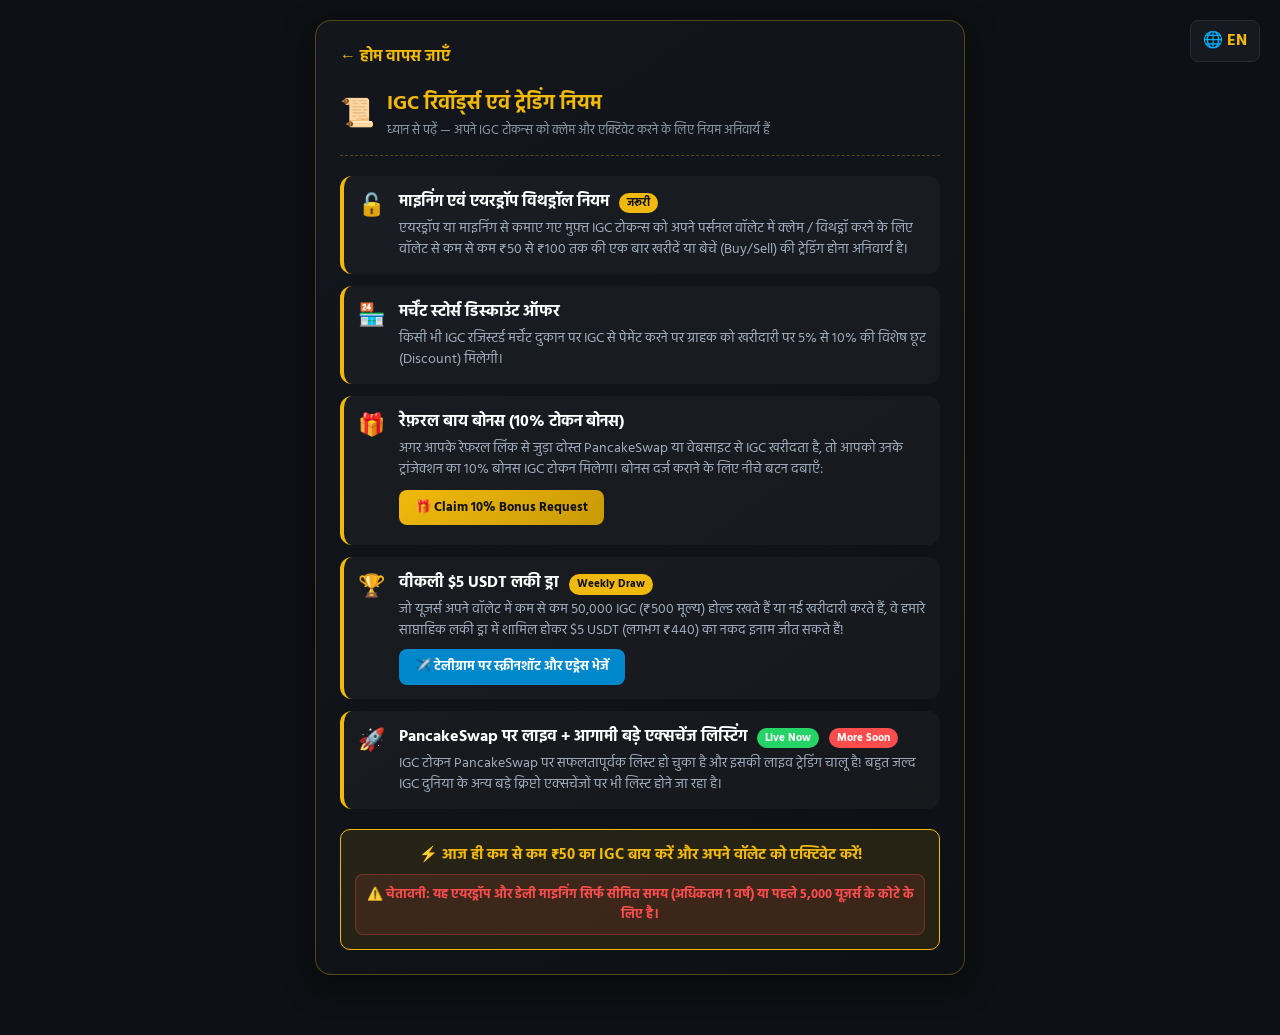
<file: rules.html>
<!DOCTYPE html>
<html lang="hi">
<head>
<meta charset="UTF-8">
<meta name="viewport" content="width=device-width, initial-scale=1">
<title>IGC रिवॉर्ड्स एवं ट्रेडिंग नियम</title>
<link href="https://fonts.googleapis.com/css2?family=Hind:wght@400;500;700;800&display=swap" rel="stylesheet">
<link rel="stylesheet" href="style.css">
<style>
  body { background: #0d1014; color: #ffffff; font-family: 'Hind', sans-serif; margin: 0; padding: 20px; padding-bottom: 60px; }
  .igc-rules-card { background: linear-gradient(145deg, #13171d, #0d1014); border: 1px solid rgba(240, 185, 11, 0.3); border-radius: 16px; padding: 24px; max-width: 650px; margin: 0 auto; box-shadow: 0 10px 30px rgba(0, 0, 0, 0.5); }
  .igc-rules-header { display: flex; align-items: center; gap: 12px; border-bottom: 1px dashed rgba(240, 185, 11, 0.3); padding-bottom: 14px; margin-bottom: 20px; }
  .igc-rules-header h3 { margin: 0; color: #f0b90b; font-size: 20px; font-weight: 800; }
  .igc-rule-item { display: flex; align-items: flex-start; gap: 14px; background: rgba(255, 255, 255, 0.03); border-radius: 12px; padding: 14px; margin-bottom: 12px; border-left: 4px solid #f0b90b; }
  .igc-rule-icon { font-size: 22px; }
  .igc-rule-content h4 { margin: 0 0 4px 0; color: #ffffff; font-size: 16px; font-weight: 700; }
  .igc-rule-content p { margin: 0; color: #a0aec0; font-size: 14px; line-height: 1.5; }
  .igc-badge-active { display: inline-block; background: #f0b90b; color: #111; font-weight: 800; font-size: 11px; padding: 2px 8px; border-radius: 20px; margin-left: 6px; }
  .igc-badge-live { display: inline-block; background: #25d366; color: #fff; font-weight: 800; font-size: 11px; padding: 2px 8px; border-radius: 20px; margin-left: 6px; }
  .igc-badge-hot { display: inline-block; background: #ff4d4d; color: #fff; font-weight: 800; font-size: 11px; padding: 2px 8px; border-radius: 20px; margin-left: 6px; }
  .igc-btn-tg { display: inline-flex; align-items: center; gap: 8px; background: #0088cc; color: #ffffff; text-decoration: none; font-weight: 700; font-size: 13px; padding: 8px 16px; border-radius: 8px; margin-top: 8px; }
  .igc-btn-claim-bonus { display: inline-flex; align-items: center; gap: 8px; background: linear-gradient(135deg, #f0b90b, #c99a08); color: #111111; border: none; font-weight: 800; font-size: 13px; padding: 8px 16px; border-radius: 8px; margin-top: 10px; cursor: pointer; }
  .igc-btn-claim-bonus:disabled { opacity: .6; cursor: not-allowed; }
  .igc-rules-footer { text-align: center; background: rgba(240, 185, 11, 0.1); border: 1px solid #f0b90b; border-radius: 10px; padding: 14px; margin-top: 20px; }
  .igc-rules-footer p { margin: 0 0 6px 0; color: #f0b90b; font-size: 15px; font-weight: 800; }
  .igc-rules-footer .warning-box { color: #ff4d4d; font-size: 13px; font-weight: 700; background: rgba(255, 77, 77, 0.1); border: 1px solid rgba(255, 77, 77, 0.3); border-radius: 8px; padding: 10px; margin-top: 8px; }
  .back-btn { display: inline-block; margin-bottom: 20px; color: #f0b90b; text-decoration: none; font-weight: bold; }

  /* भाषा बदलने वाले बटन का डिज़ाइन */
  .lang-switch-btn {
    position: absolute; top: 20px; right: 20px;
    background: #161a20; border: 1px solid #272d36; color: #f0b90b;
    padding: 8px 12px; border-radius: 8px; font-weight: 700; cursor: pointer; font-family: inherit;
  }
</style>
</head>
<body>

<button class="lang-switch-btn" id="langBtn" onclick="toggleLang()">🌐 EN</button>

<div class="igc-rules-card">
  <a href="index.html" class="back-btn" data-i18n="backHome">← होम वापस जाएँ</a>

  <div class="igc-rules-header">
    <span style="font-size: 28px;">📜</span>
    <div>
      <h3 data-i18n="pageTitle">IGC रिवॉर्ड्स एवं ट्रेडिंग नियम</h3>
      <p style="margin:2px 0 0 0; color:#8899a6; font-size:13px;" data-i18n="pageSub">ध्यान से पढ़ें — अपने IGC टोकन्स को क्लेम और एक्टिवेट करने के लिए नियम अनिवार्य हैं</p>
    </div>
  </div>

  <div class="igc-rule-item">
    <div class="igc-rule-icon">🔓</div>
    <div class="igc-rule-content">
      <h4><span data-i18n="r1Title">माइनिंग एवं एयरड्रॉप विथड्रॉल नियम</span> <span class="igc-badge-active" data-i18n="r1Badge">जरूरी</span></h4>
      <p data-i18n="r1Desc">एयरड्रॉप या माइनिंग से कमाए गए मुफ़्त IGC टोकन्स को अपने पर्सनल वॉलेट में क्लेम / विथड्रॉ करने के लिए वॉलेट से कम से कम ₹50 से ₹100 तक की एक बार खरीदें या बेचें (Buy/Sell) की ट्रेडिंग होना अनिवार्य है।</p>
    </div>
  </div>

  <div class="igc-rule-item">
    <div class="igc-rule-icon">🏪</div>
    <div class="igc-rule-content">
      <h4 data-i18n="r2Title">मर्चेंट स्टोर्स डिस्काउंट ऑफर</h4>
      <p data-i18n="r2Desc">किसी भी IGC रजिस्टर्ड मर्चेंट दुकान पर IGC से पेमेंट करने पर ग्राहक को खरीदारी पर 5% से 10% की विशेष छूट (Discount) मिलेगी।</p>
    </div>
  </div>

  <div class="igc-rule-item">
    <div class="igc-rule-icon">🎁</div>
    <div class="igc-rule-content">
      <h4 data-i18n="r3Title">रेफ़रल बाय बोनस (10% टोकन बोनस)</h4>
      <p data-i18n="r3Desc">अगर आपके रेफ़रल लिंक से जुड़ा दोस्त PancakeSwap या वेबसाइट से IGC खरीदता है, तो आपको उनके ट्रांजेक्शन का 10% बोनस IGC टोकन मिलेगा। बोनस दर्ज कराने के लिए नीचे बटन दबाएँ:</p>
      <button class="igc-btn-claim-bonus" id="claimRefBonusBtn" data-i18n="r3Btn">🎁 Claim 10% Bonus Request</button>
      <div id="refBonusMsg" style="margin-top:6px; font-size:12px; font-weight:bold;"></div>
    </div>
  </div>

  <div class="igc-rule-item">
    <div class="igc-rule-icon">🏆</div>
    <div class="igc-rule-content">
      <h4><span data-i18n="r4Title">वीकली $5 USDT लकी ड्रा</span> <span class="igc-badge-active" data-i18n="r4Badge">Weekly Draw</span></h4>
      <p data-i18n="r4Desc">जो यूज़र्स अपने वॉलेट में कम से कम 50,000 IGC (₹500 मूल्य) होल्ड रखते हैं या नई खरीदारी करते हैं, वे हमारे साप्ताहिक लकी ड्रा में शामिल होकर $5 USDT (लगभग ₹440) का नकद इनाम जीत सकते हैं!</p>
      <!-- टेलीग्राम बटन (सीधा लिंक) -->
      <a href="https://t.me/IGC_Official_Token" target="_blank" id="tgDrawBtn" rel="noopener noreferrer" class="igc-btn-tg" data-i18n="r4Btn">✈️ टेलीग्राम पर स्क्रीनशॉट और एड्रेस भेजें</a>
    </div>
  </div>

  <div class="igc-rule-item">
    <div class="igc-rule-icon">🚀</div>
    <div class="igc-rule-content">
      <h4><span data-i18n="r5Title">PancakeSwap पर लाइव + आगामी बड़े एक्सचेंज लिस्टिंग</span> <span class="igc-badge-live" data-i18n="r5Live">Live Now</span> <span class="igc-badge-hot" data-i18n="r5Soon">More Soon</span></h4>
      <p data-i18n="r5Desc">IGC टोकन PancakeSwap पर सफलतापूर्वक लिस्ट हो चुका है और इसकी लाइव ट्रेडिंग चालू है! बहुत जल्द IGC दुनिया के अन्य बड़े क्रिप्टो एक्सचेंजों पर भी लिस्ट होने जा रहा है।</p>
    </div>
  </div>

  <div class="igc-rules-footer">
    <p data-i18n="fTitle">⚡ आज ही कम से कम ₹50 का IGC बाय करें और अपने वॉलेट को एक्टिवेट करें!</p>
    <div class="warning-box" data-i18n="fWarn">⚠️ चेतावनी: यह एयरड्रॉप और डेली माइनिंग सिर्फ सीमित समय (अधिकतम 1 वर्ष) या पहले 5,000 यूज़र्स के कोटे के लिए है।</div>
  </div>
</div>

<script>
  // ⚠️ जिस Apps Script में "claimRefBonus" वाला हिस्सा है, उसी का /exec URL यहाँ रखें
  const SCRIPT_URL = "https://script.google.com/macros/s/AKfycbyE0BIO2-HRzAafHAJf0m0obeuu_UWL1kfP_krKThY6o0_xkmvGKpSvALI6nzOPbRtTgw/exec";
  const TG_USER = "IGC_Official_Token";

  // ================= भाषा बदलने का सिस्टम =================
  const translations = {
    hi: {
      backHome: "← होम वापस जाएँ",
      pageTitle: "IGC रिवॉर्ड्स एवं ट्रेडिंग नियम",
      pageSub: "ध्यान से पढ़ें — अपने IGC टोकन्स को क्लेम और एक्टिवेट करने के लिए नियम अनिवार्य हैं",
      r1Title: "माइनिंग एवं एयरड्रॉप विथड्रॉल नियम", r1Badge: "जरूरी",
      r1Desc: "एयरड्रॉप या माइनिंग से कमाए गए मुफ़्त IGC टोकन्स को अपने पर्सनल वॉलेट में क्लेम / विथड्रॉ करने के लिए वॉलेट से कम से कम ₹50 से ₹100 तक की एक बार खरीदें या बेचें (Buy/Sell) की ट्रेडिंग होना अनिवार्य है।",
      r2Title: "मर्चेंट स्टोर्स डिस्काउंट ऑफर",
      r2Desc: "किसी भी IGC रजिस्टर्ड मर्चेंट दुकान पर IGC से पेमेंट करने पर ग्राहक को खरीदारी पर 5% से 10% की विशेष छूट (Discount) मिलेगी।",
      r3Title: "रेफ़रल बाय बोनस (10% टोकन बोनस)",
      r3Desc: "अगर आपके रेफ़रल लिंक से जुड़ा दोस्त PancakeSwap या वेबसाइट से IGC खरीदता है, तो आपको उनके ट्रांजेक्शन का 10% बोनस IGC टोकन मिलेगा। बोनस दर्ज कराने के लिए नीचे बटन दबाएँ:",
      r3Btn: "🎁 Claim 10% Bonus Request",
      r4Title: "वीकली $5 USDT लकी ड्रा", r4Badge: "Weekly Draw",
      r4Desc: "जो यूज़र्स अपने वॉलेट में कम से कम 50,000 IGC (₹500 मूल्य) होल्ड रखते हैं या नई खरीदारी करते हैं, वे हमारे साप्ताहिक लकी ड्रा में शामिल होकर $5 USDT (लगभग ₹440) का नकद इनाम जीत सकते हैं!",
      r4Btn: "✈️ टेलीग्राम पर स्क्रीनशॉट और एड्रेस भेजें",
      r5Title: "PancakeSwap पर लाइव + आगामी बड़े एक्सचेंज लिस्टिंग", r5Live: "Live Now", r5Soon: "More Soon",
      r5Desc: "IGC टोकन PancakeSwap पर सफलतापूर्वक लिस्ट हो चुका है और इसकी लाइव ट्रेडिंग चालू है! बहुत जल्द IGC दुनिया के अन्य बड़े क्रिप्टो एक्सचेंजों पर भी लिस्ट होने जा रहा है।",
      fTitle: "⚡ आज ही कम से कम ₹50 का IGC बाय करें और अपने वॉलेट को एक्टिवेट करें!",
      fWarn: "⚠️ चेतावनी: यह एयरड्रॉप और डेली माइनिंग सिर्फ सीमित समय (अधिकतम 1 वर्ष) या पहले 5,000 यूज़र्स के कोटे के लिए है।",
      needLogin: "🔒 कृपया पहले होम पेज पर जाकर Login करें!",
      needWallet: "🔗 कृपया पहले अपना BSC Wallet कनेक्ट करें!",
      processing: "प्रोसेस हो रहा है...",
      okMsg: "✅ आपकी 10% बोनस क्लेम रिक्वेस्ट सफलता पूर्वक भेज दी गई है!",
      failMsg: "❌ क्लेम रिक्वेस्ट दर्ज नहीं हो सकी।",
      netMsg: "❌ कुछ गड़बड़ हुई। कृपया दोबारा प्रयास करें।",
      waitMsg: "⏳ कृपया थोड़ी देर बाद फिर कोशिश करें।"
    },
    en: {
      backHome: "← Back to Home",
      pageTitle: "IGC Rewards & Trading Rules",
      pageSub: "Read carefully — rules are mandatory to claim and activate your IGC tokens",
      r1Title: "Mining & Airdrop Withdrawal Rules", r1Badge: "Required",
      r1Desc: "To claim/withdraw free IGC tokens earned from Airdrop or Mining to your personal wallet, it is mandatory to have at least one Buy/Sell trade of ₹50 to ₹100 from your wallet.",
      r2Title: "Merchant Stores Discount Offer",
      r2Desc: "Customers paying with IGC at any IGC-registered merchant store will get a special 5% to 10% discount on purchases.",
      r3Title: "Referral Buy Bonus (10% Token Bonus)",
      r3Desc: "If a friend joins via your referral link and buys IGC from PancakeSwap or the website, you will get a 10% bonus IGC token on their transaction. Click the button below to record your bonus:",
      r3Btn: "🎁 Claim 10% Bonus Request",
      r4Title: "Weekly $5 USDT Lucky Draw", r4Badge: "Weekly Draw",
      r4Desc: "Users who hold at least 50,000 IGC (worth ₹500) in their wallet or make new purchases can participate in our weekly lucky draw and win $5 USDT (approx ₹440) cash prize!",
      r4Btn: "✈️ Send Screenshot & Address on Telegram",
      r5Title: "Live on PancakeSwap + Upcoming Major Exchange Listings", r5Live: "Live Now", r5Soon: "More Soon",
      r5Desc: "IGC token is successfully listed on PancakeSwap and its live trading is active! Very soon IGC will also be listed on other major global crypto exchanges.",
      fTitle: "⚡ Buy at least ₹50 of IGC today and activate your wallet!",
      fWarn: "⚠️ Warning: This Airdrop and Daily Mining is only for a limited time (max 1 year) or for the first 5,000 user quota.",
      needLogin: "🔒 Please Login on the Home page first!",
      needWallet: "🔗 Please connect your BSC Wallet first!",
      processing: "Processing...",
      okMsg: "✅ Your 10% bonus claim request has been sent successfully!",
      failMsg: "❌ Claim request could not be recorded.",
      netMsg: "❌ Something went wrong. Please try again.",
      waitMsg: "⏳ Please try again after a little while."
    }
  };

  let currentLang = localStorage.getItem("igc_lang") || "hi";
  const langBtn = document.getElementById("langBtn");
  const t = (k) => (translations[currentLang] && translations[currentLang][k]) || translations.hi[k] || k;

  function applyLang(lang) {
    currentLang = lang;
    localStorage.setItem("igc_lang", lang);
    document.documentElement.lang = lang;
    langBtn.textContent = lang === "hi" ? "🌐 EN" : "🌐 हिं";

    document.querySelectorAll("[data-i18n]").forEach(el => {
      const key = el.getAttribute("data-i18n");
      if (translations[lang] && translations[lang][key]) {
        el.textContent = translations[lang][key];
      }
    });
  }

  function toggleLang() {
    applyLang(currentLang === "hi" ? "en" : "hi");
  }

  applyLang(currentLang);

  // ================= 10% बोनस क्लेम बटन =================
  function myCodeFor(email) {
    let hash = 0;
    const s = email.toLowerCase();
    for (let i = 0; i < s.length; i++) { hash = Math.imul(31, hash) + s.charCodeAt(i) | 0; }
    const chars = "ABCDEFGHJKLMNPQRSTUVWXYZ23456789";
    let code = "", h = Math.abs(hash);
    for (let i = 0; i < 6; i++) { code += chars[h % chars.length]; h = Math.floor(h / chars.length); }
    return "IGC-" + code;
  }

  async function getWallet() {
    const saved = localStorage.getItem("igc_wallet");
    if (saved) return saved;
    try {
      if (window.ethereum) {
        let a = await window.ethereum.request({ method: "eth_accounts" });
        if (!a || !a[0]) a = await window.ethereum.request({ method: "eth_requestAccounts" });
        if (a && a[0]) { localStorage.setItem("igc_wallet", a[0]); return a[0]; }
      }
    } catch (e) { console.error(e); }
    return "";
  }

  document.addEventListener("DOMContentLoaded", () => {
    const claimBtn = document.getElementById("claimRefBonusBtn");
    const msg = document.getElementById("refBonusMsg");
    const say = (text, ok) => { msg.style.color = ok ? "#25d366" : "#ff4d4d"; msg.textContent = text; };

    if (!claimBtn) return;
    claimBtn.addEventListener("click", async () => {
      const loggedIn = localStorage.getItem("igc_session") === "1";
      const email = loggedIn ? (localStorage.getItem("igc_email") || "") : "";
      if (!email) { say(t("needLogin"), false); return; }

      const last = parseInt(localStorage.getItem("igc_refbonus_last") || "0");
      if (Date.now() - last < 30000) { say(t("waitMsg"), false); return; }

      claimBtn.disabled = true;
      claimBtn.textContent = t("processing");
      msg.textContent = "";

      try {
        const wallet = await getWallet();
        if (!wallet) { say(t("needWallet"), false); return; }

        const response = await fetch(SCRIPT_URL, {
          method: "POST",
          headers: { "Content-Type": "text/plain;charset=utf-8" },
          redirect: "follow",
          body: JSON.stringify({
            action: "claimRefBonus",
            email: email,
            wallet: wallet,
            myRefCode: myCodeFor(email),
            referredBy: localStorage.getItem("igc_ref_by") || "Direct",
            timestamp: new Date().toISOString()
          })
        });

        const resData = await response.json();
        const ok = !!(resData && (resData.success === true || resData.status === "success"));

        if (ok) {
          localStorage.setItem("igc_refbonus_last", String(Date.now()));
          say(t("okMsg"), true);
        } else {
          console.error("Bonus claim response:", resData);
          say(t("failMsg") + (resData && resData.message ? " (" + String(resData.message).slice(0, 120) + ")" : ""), false);
        }
      } catch (e) {
        console.error(e);
        say(t("netMsg"), false);
      } finally {
        claimBtn.disabled = false;
        claimBtn.textContent = t("r3Btn");
      }
    });
  });
</script>
</body>
</html>
</file>
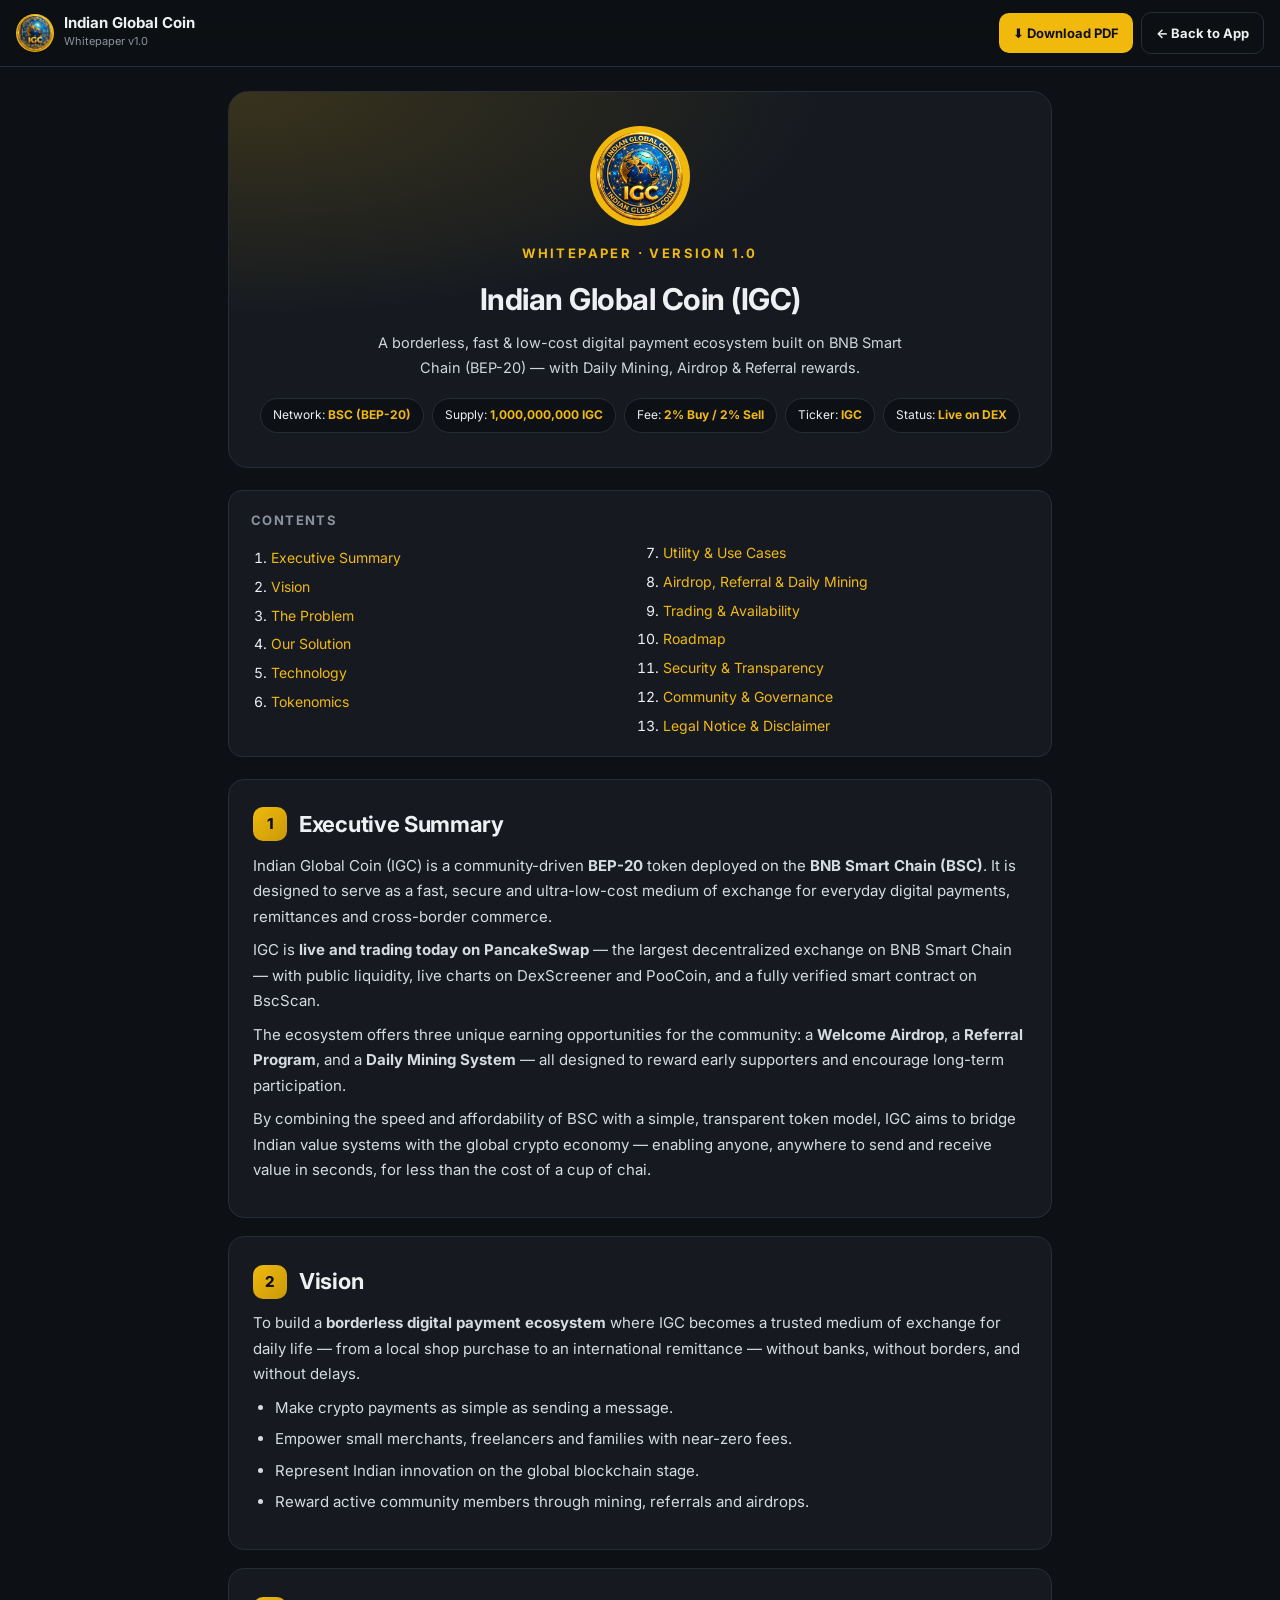
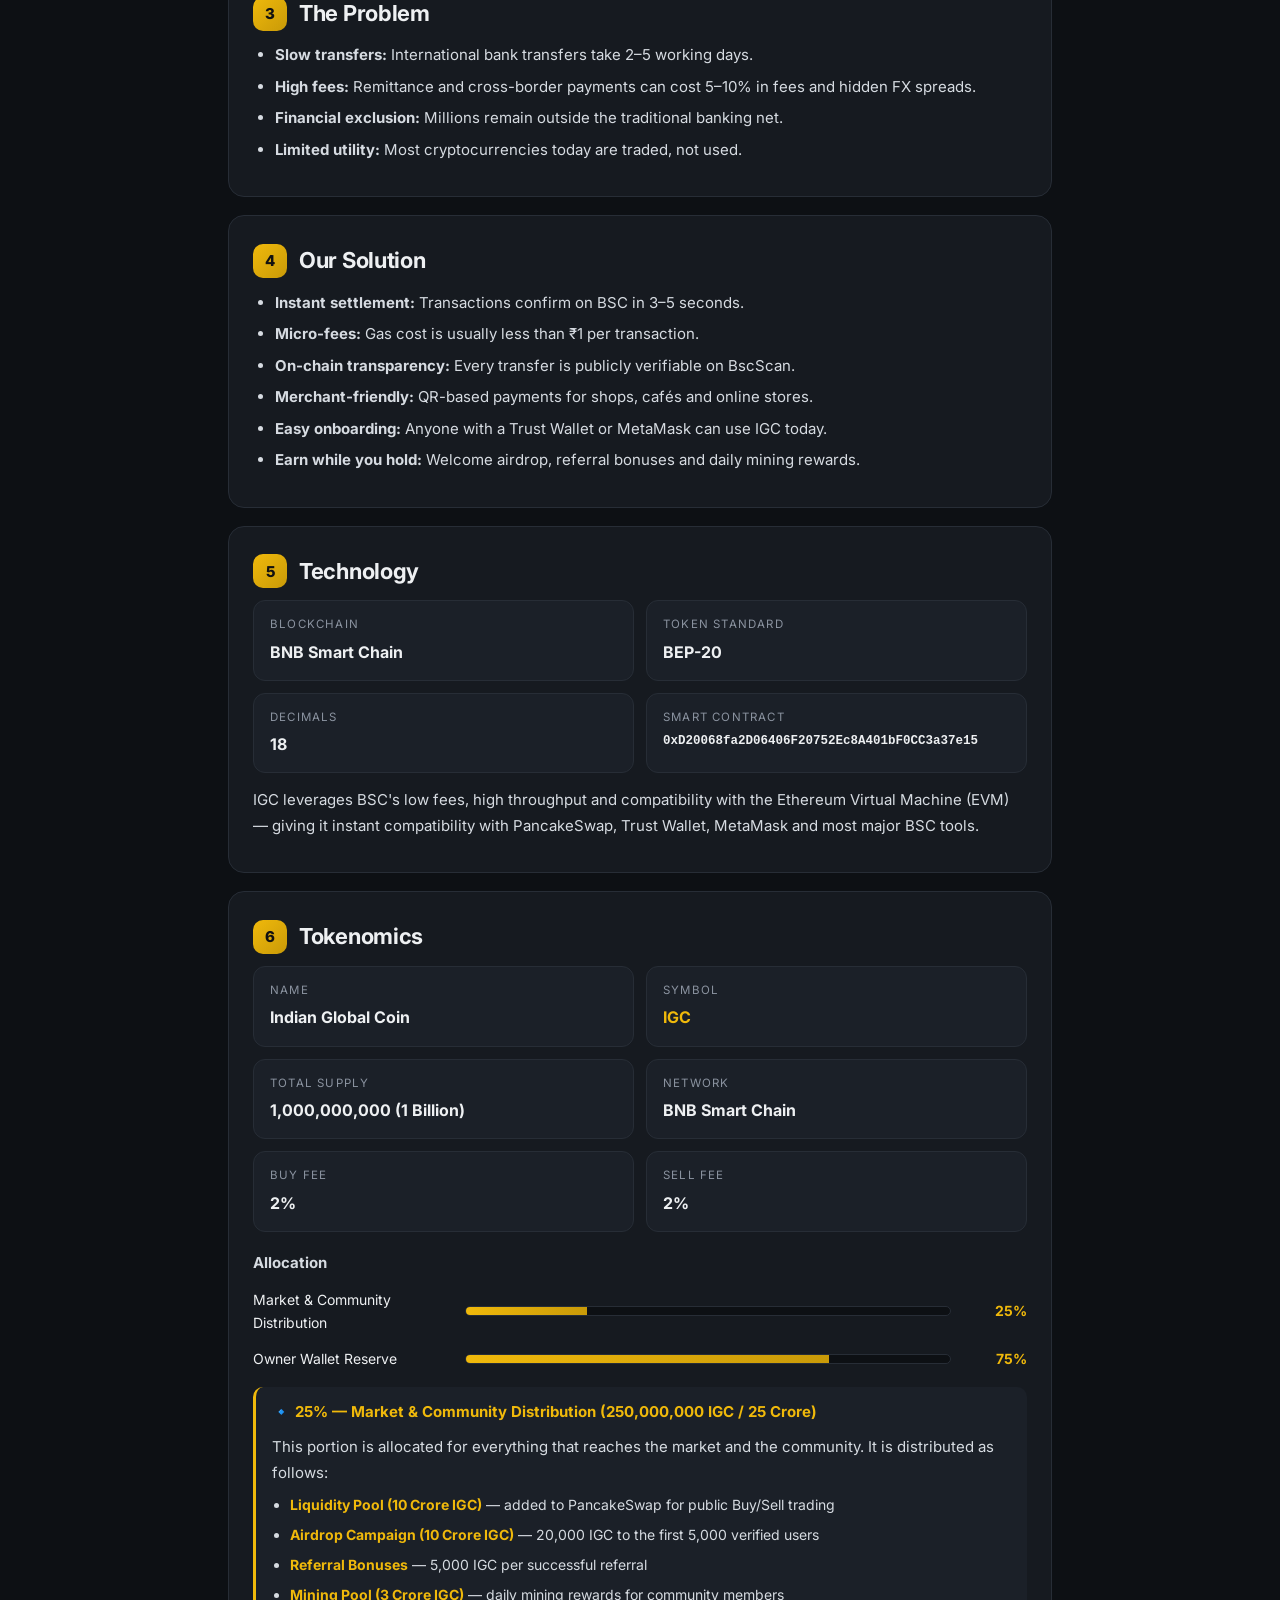
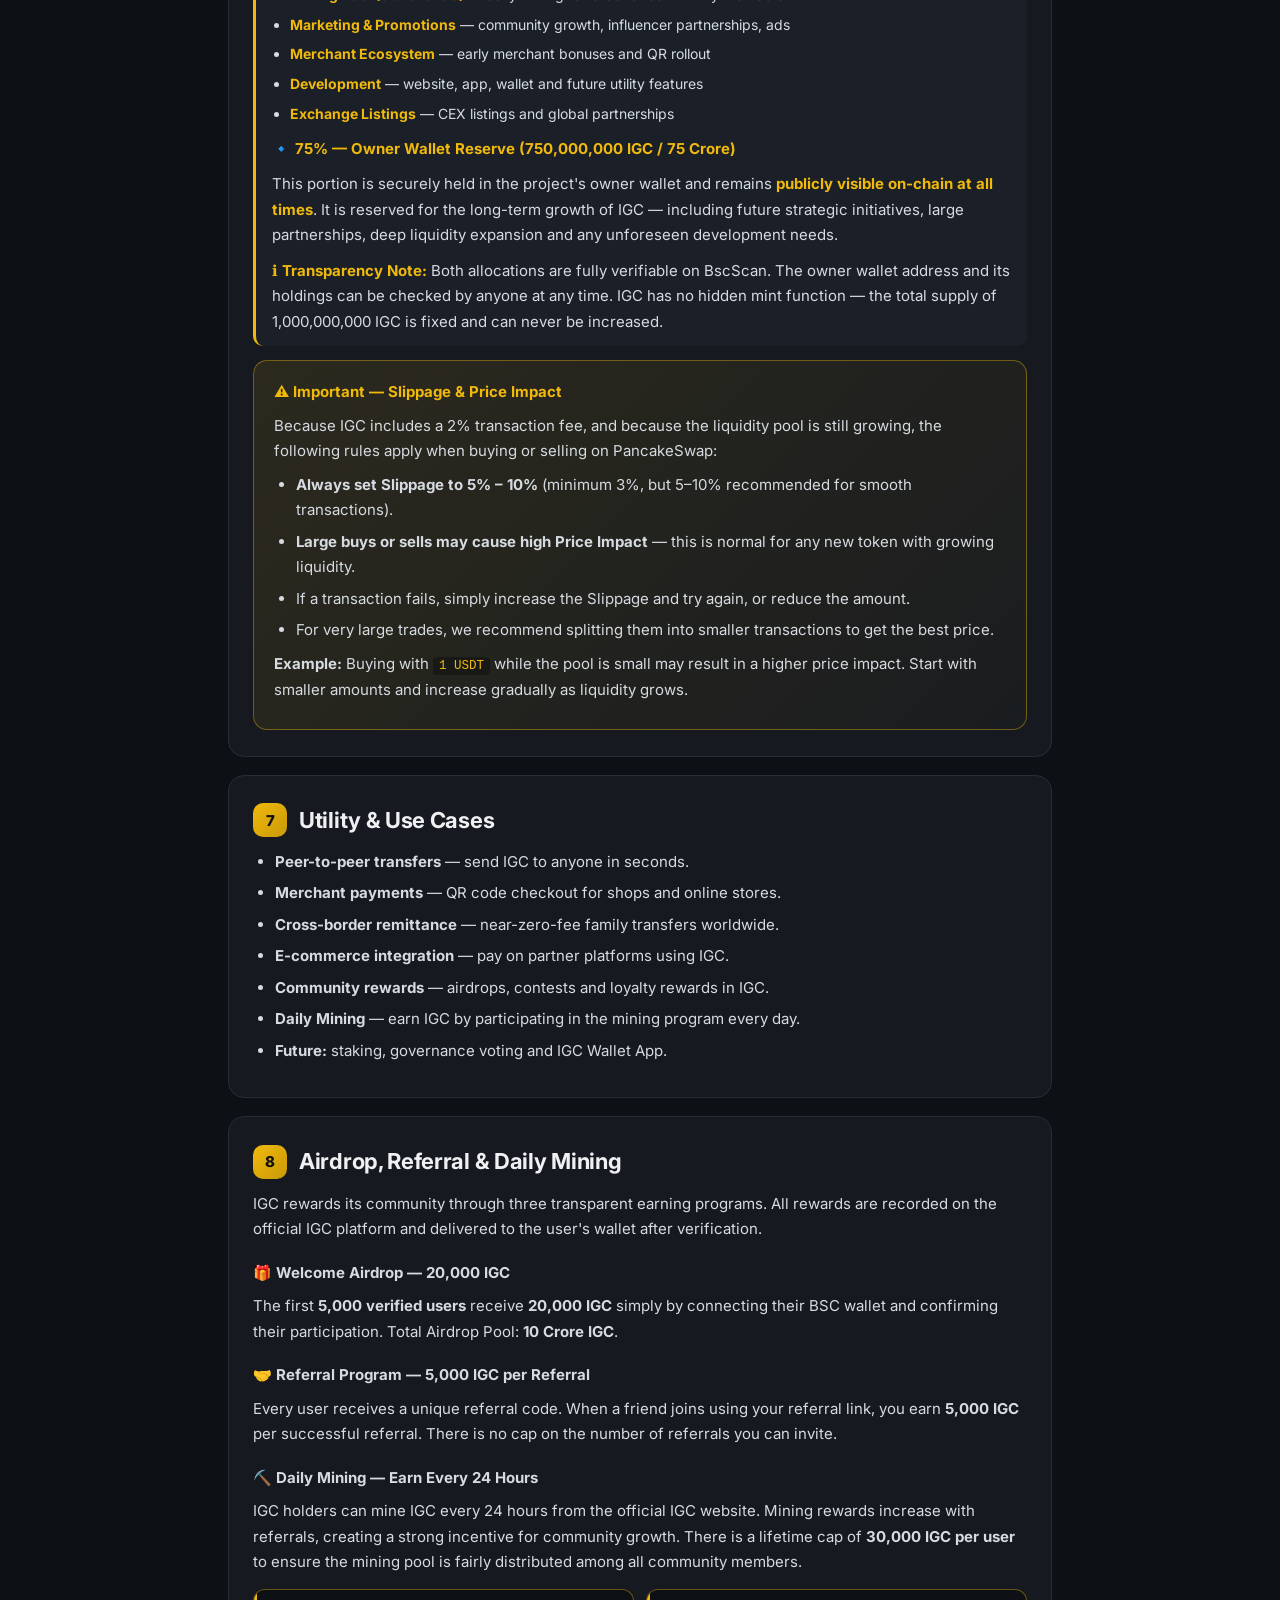
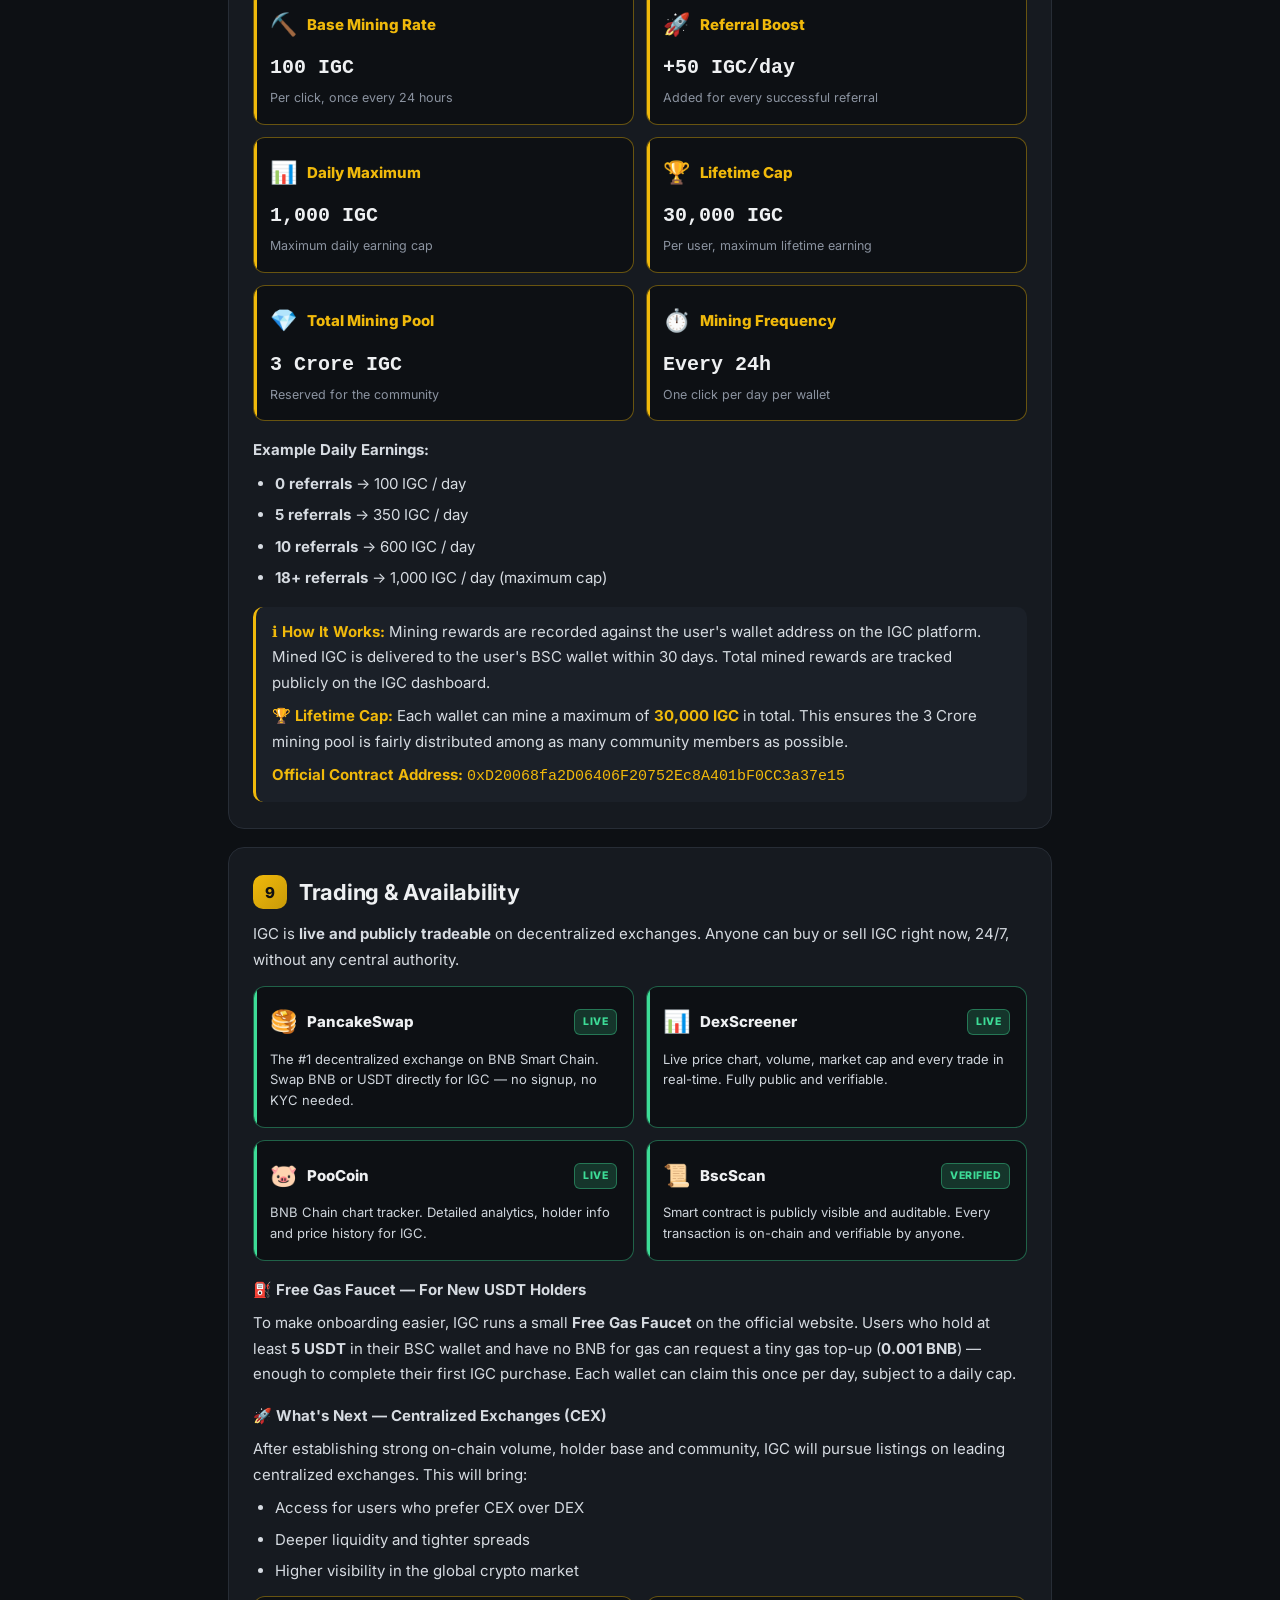
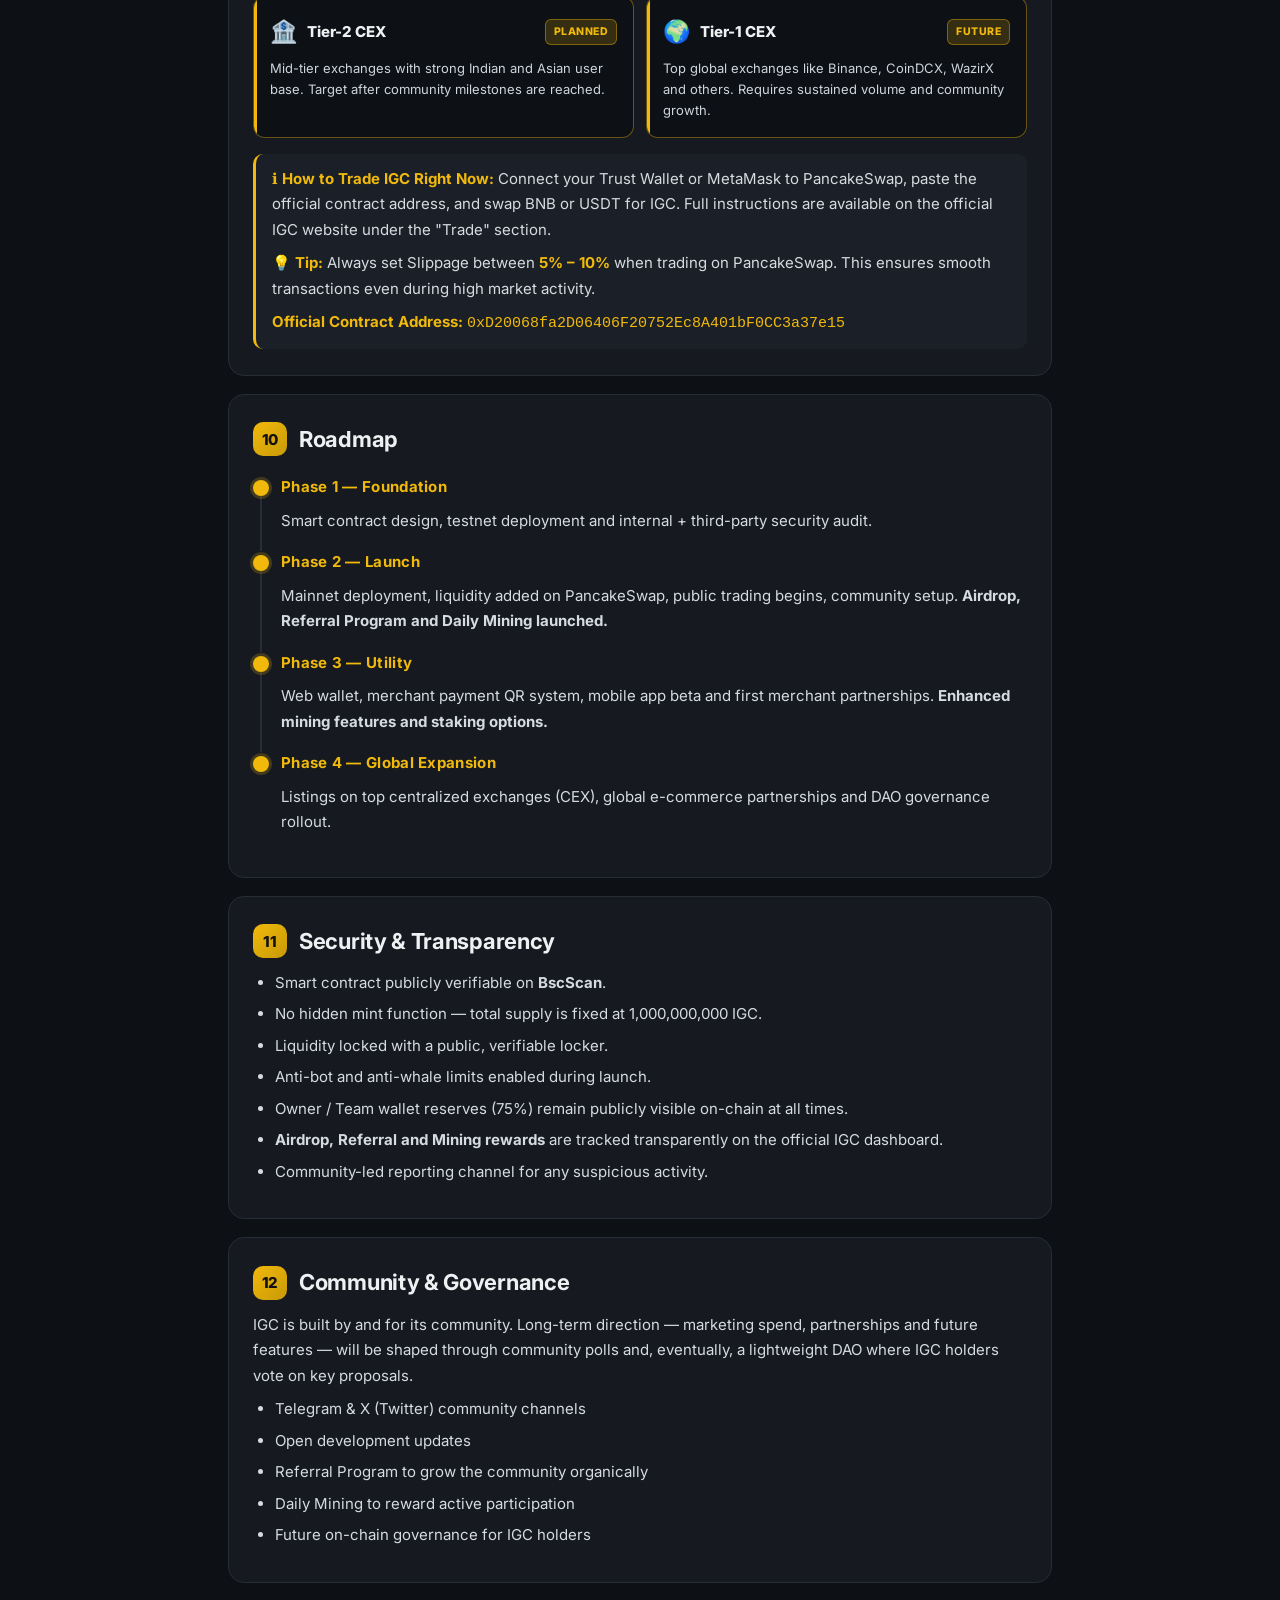
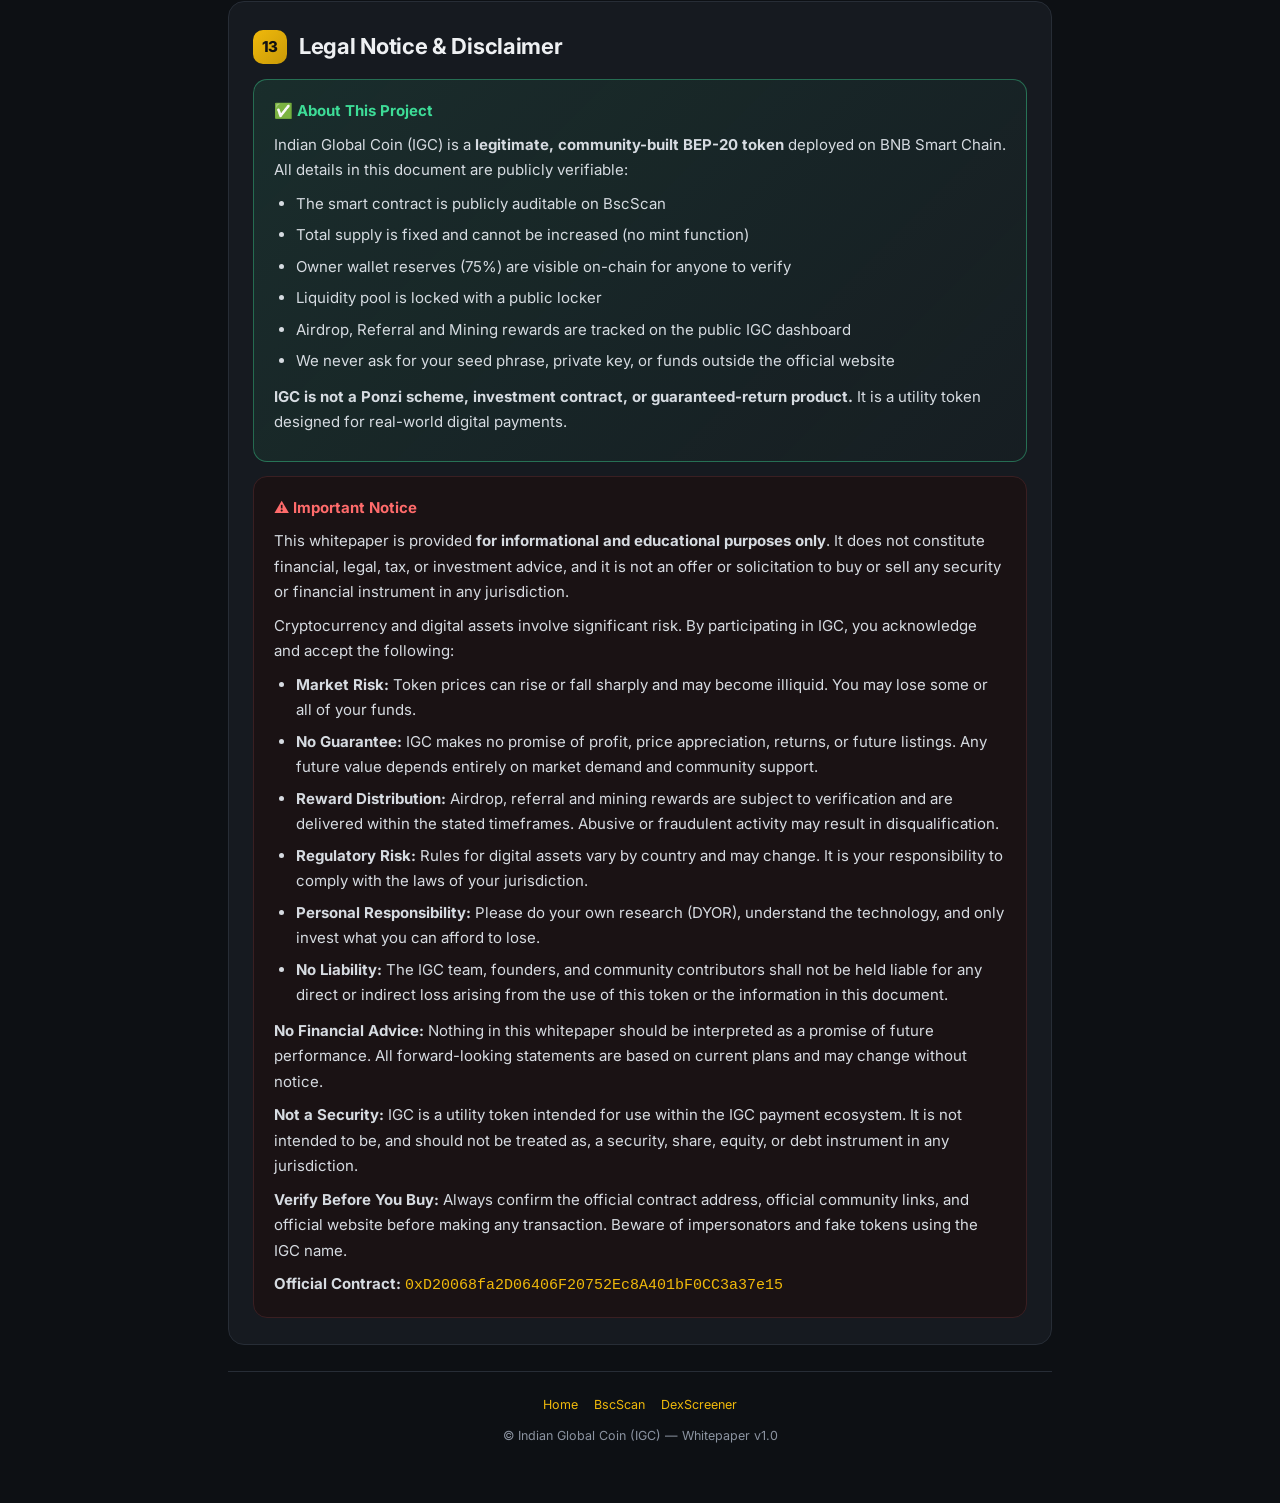
<file: whitepaper.html>
<!DOCTYPE html>
<html lang="en">
<head>
<meta charset="UTF-8">
<meta name="viewport" content="width=device-width, initial-scale=1">
<title>IGC Whitepaper v1.0 — Indian Global Coin</title>
<link href="https://fonts.googleapis.com/css2?family=Hind:wght@400;500;700&family=Inter:wght@400;500;600;700;800&display=swap" rel="stylesheet">
<style>
:root{--ink:#0d1014;--panel:#161a20;--panel2:#1b2028;--line:#272d36;--gold:#f0b90b;--gold2:#c99a08;--text:#eef0f2;--muted:#8b93a0;--bad:#ff6b6b;--ok:#3ddc97}
*{box-sizing:border-box}
html,body{margin:0;padding:0}
body{background:var(--ink);color:var(--text);font-family:Inter,Hind,system-ui,sans-serif;line-height:1.7;-webkit-font-smoothing:antialiased}
a{color:var(--gold);text-decoration:none}
a:hover{text-decoration:underline}

.topbar{position:sticky;top:0;z-index:20;background:rgba(13,16,20,.88);backdrop-filter:blur(12px);border-bottom:1px solid var(--line);padding:12px 16px;display:flex;justify-content:space-between;align-items:center;gap:12px}
.topbar .brandrow{display:flex;align-items:center;gap:10px;min-width:0}
.topbar img{width:38px;height:38px;border-radius:50%;object-fit:cover;background:var(--gold);flex:none}
.topbar .bt{font-weight:700;font-size:15px;line-height:1.1}
.topbar .bs{font-size:11px;color:var(--muted)}
.topbar .actions{display:flex;gap:8px;align-items:center;flex-wrap:wrap}
.btn{font:inherit;cursor:pointer;border:0;border-radius:10px;padding:9px 14px;font-size:13px;font-weight:700;display:inline-flex;align-items:center;gap:6px;text-decoration:none}
.btn.gold{background:var(--gold);color:#111}
.btn.gold:hover{background:#ffcd1f;text-decoration:none}
.btn.ghost{background:transparent;color:var(--text);border:1px solid var(--line)}
.btn.ghost:hover{border-color:var(--gold);color:var(--gold);text-decoration:none}

.wrap{max-width:860px;margin:0 auto;padding:24px 18px 60px}

.cover{background:radial-gradient(120% 100% at 0% 0%, rgba(240,185,11,.16), transparent 60%), var(--panel);border:1px solid var(--line);border-radius:20px;padding:34px 24px;text-align:center;margin-bottom:22px;page-break-inside:avoid}
.cover .biglogo{width:100px;height:100px;border-radius:50%;object-fit:cover;background:var(--gold);margin:0 auto 16px;display:block;border:3px solid rgba(240,185,11,.4)}
.cover h1{margin:0 0 6px;font-size:30px;letter-spacing:-.5px}
.cover .tag{color:var(--gold);font-weight:700;font-size:13px;letter-spacing:2.4px;text-transform:uppercase;margin-bottom:10px}
.cover p.sub{color:#cfd5dc;margin:6px auto;font-size:14.5px;max-width:560px}
.cover .chips{display:flex;flex-wrap:wrap;gap:8px;justify-content:center;margin-top:18px}
.chip{border:1px solid var(--line);background:var(--ink);padding:6px 12px;border-radius:999px;font-size:12px;color:var(--text)}
.chip b{color:var(--gold)}

.toc{background:var(--panel);border:1px solid var(--line);border-radius:14px;padding:18px 22px;margin-bottom:22px;page-break-after:always}
.toc h3{margin:0 0 10px;font-size:13px;letter-spacing:1.4px;color:var(--muted);text-transform:uppercase}
.toc ol{margin:0;padding-left:20px;columns:2;column-gap:26px}
@media(max-width:600px){.toc ol{columns:1}}
.toc li{margin:5px 0;font-size:14px}

section.card{background:var(--panel);border:1px solid var(--line);border-radius:16px;padding:26px 24px;margin-bottom:18px;page-break-inside:avoid}
section.card h2{margin:0 0 10px;font-size:22px;letter-spacing:-.3px;display:flex;align-items:center;gap:12px}
.num{display:inline-flex;align-items:center;justify-content:center;width:34px;height:34px;border-radius:10px;background:linear-gradient(135deg,var(--gold),var(--gold2));color:#111;font-weight:800;font-size:15px;flex:none}
section.card p{color:#d6dbe1;font-size:15px;margin:8px 0}
section.card ul{color:#d6dbe1;font-size:15px;padding-left:22px;margin:8px 0}
section.card ul li{margin:6px 0}

.grid{display:grid;gap:12px}
@media(min-width:560px){.grid.two{grid-template-columns:1fr 1fr}}
.kpi{background:var(--panel2);border:1px solid var(--line);border-radius:12px;padding:14px 16px}
.kpi .k{color:var(--muted);font-size:11.5px;text-transform:uppercase;letter-spacing:1.2px}
.kpi .v{font-size:16px;font-weight:700;color:var(--text);margin-top:4px;word-break:break-word}
.kpi .v.gold{color:var(--gold)}
.kpi .v.mono{font-family:ui-monospace,Consolas,monospace;font-size:12.5px}

.alloc{margin-top:10px}
.alloc .row{display:flex;align-items:center;gap:12px;margin:12px 0;font-size:14px}
.alloc .label{width:200px;color:var(--text)}
@media(max-width:520px){.alloc .label{width:130px;font-size:13px}}
.alloc .bar{flex:1;height:10px;border-radius:999px;background:var(--ink);border:1px solid var(--line);overflow:hidden}
.alloc .fill{height:100%;background:linear-gradient(90deg,var(--gold),var(--gold2))}
.alloc .pct{width:64px;text-align:right;color:var(--gold);font-weight:700}

.note{background:var(--panel2);border-left:3px solid var(--gold);border-radius:10px;padding:12px 16px;margin-top:16px;font-size:14px;color:#d6dbe1}
.note b{color:var(--gold)}

.trade-grid{display:grid;gap:12px;margin-top:14px}
@media(min-width:560px){.trade-grid.two{grid-template-columns:1fr 1fr}}
.trade-card{background:var(--ink);border:1px solid var(--line);border-radius:12px;padding:16px;position:relative;overflow:hidden}
.trade-card.live{border-color:rgba(61,220,151,.4)}
.trade-card.live::before{content:"";position:absolute;top:0;left:0;width:3px;height:100%;background:var(--ok)}
.trade-card.planned{border-color:rgba(240,185,11,.4)}
.trade-card.planned::before{content:"";position:absolute;top:0;left:0;width:3px;height:100%;background:var(--gold)}
.trade-card .tc-head{display:flex;align-items:center;gap:10px;margin-bottom:8px}
.trade-card .tc-ico{font-size:22px;flex:none}
.trade-card .tc-name{font-weight:800;font-size:15px;color:var(--text)}
.trade-card .tc-status{font-size:10.5px;font-weight:800;padding:3px 8px;border-radius:6px;letter-spacing:.5px;margin-left:auto}
.trade-card .tc-status.live{background:rgba(61,220,151,.18);color:var(--ok);border:1px solid rgba(61,220,151,.4)}
.trade-card .tc-status.planned{background:rgba(240,185,11,.18);color:var(--gold);border:1px solid rgba(240,185,11,.4)}
.trade-card .tc-desc{font-size:13px;color:#cfd5dc;margin:0;line-height:1.6}
.trade-card a{font-size:13px;font-weight:700;display:inline-block;margin-top:6px}

.mine-grid{display:grid;gap:12px;margin-top:14px}
@media(min-width:560px){.mine-grid.two{grid-template-columns:1fr 1fr}}
.mine-card{background:var(--ink);border:1px solid rgba(240,185,11,.4);border-radius:12px;padding:16px;position:relative;overflow:hidden}
.mine-card::before{content:"";position:absolute;top:0;left:0;width:3px;height:100%;background:var(--gold)}
.mine-card .mc-head{display:flex;align-items:center;gap:10px;margin-bottom:8px}
.mine-card .mc-ico{font-size:22px;flex:none}
.mine-card .mc-title{font-weight:800;font-size:15px;color:var(--gold)}
.mine-card .mc-value{font-size:20px;font-weight:900;color:var(--text);margin:4px 0;font-family:ui-monospace,Consolas,monospace}
.mine-card .mc-sub{font-size:12.5px;color:var(--muted);line-height:1.5}

.phase{position:relative;padding-left:28px;margin:16px 0}
.phase::before{content:"";position:absolute;left:7px;top:10px;bottom:-18px;width:2px;background:var(--line)}
.phase:last-child::before{display:none}
.phase::after{content:"";position:absolute;left:0;top:6px;width:16px;height:16px;border-radius:50%;background:var(--gold);box-shadow:0 0 0 3px rgba(240,185,11,.2)}
.phase h4{margin:0 0 4px;font-size:15px;color:var(--gold);letter-spacing:.3px}
.phase p{margin:0;font-size:14px;color:#d6dbe1}

.disclaimer{background:#1a1214;border:1px solid #3a1f22;border-radius:14px;padding:18px 20px}
.disclaimer h3{color:var(--bad);margin:0 0 8px;font-size:15px}
.disclaimer p{color:#e5c9c9;font-size:13.5px;margin:6px 0}
.disclaimer ul{color:#e5c9c9;font-size:13.5px;margin:8px 0;padding-left:22px}
.disclaimer ul li{margin:5px 0}

.trustpanel{background:linear-gradient(135deg,rgba(61,220,151,.10),rgba(61,220,151,.02));border:1px solid rgba(61,220,151,.4);border-radius:14px;padding:18px 20px;margin-top:14px}
.trustpanel h3{color:var(--ok);margin:0 0 8px;font-size:15px;display:flex;align-items:center;gap:8px}
.trustpanel p{color:#d6fce9;font-size:13.5px;margin:6px 0}
.trustpanel ul{color:#d6fce9;font-size:13.5px;margin:8px 0;padding-left:22px}
.trustpanel ul li{margin:5px 0}

.warnpanel{background:linear-gradient(135deg,rgba(240,185,11,.10),rgba(240,185,11,.02));border:1px solid rgba(240,185,11,.4);border-radius:14px;padding:18px 20px;margin-top:14px}
.warnpanel h3{color:var(--gold);margin:0 0 8px;font-size:15px;display:flex;align-items:center;gap:8px}
.warnpanel p{color:#fdf3d0;font-size:13.5px;margin:6px 0}
.warnpanel ul{color:#fdf3d0;font-size:13.5px;margin:8px 0;padding-left:22px}
.warnpanel ul li{margin:5px 0}
.warnpanel code{background:rgba(0,0,0,.3);padding:2px 6px;border-radius:4px;font-family:ui-monospace,Consolas,monospace;color:var(--gold);font-size:12.5px}

footer{text-align:center;color:var(--muted);font-size:12.5px;padding:22px 0 0;border-top:1px solid var(--line);margin-top:26px}
footer .links{display:flex;gap:16px;justify-content:center;flex-wrap:wrap;margin-bottom:10px}

@media print{
  :root{--ink:#fff;--panel:#fff;--panel2:#f6f7f9;--line:#d5d8dd;--text:#111;--muted:#555}
  body{background:#fff;color:#111}
  .topbar{position:static;background:#fff;border-bottom:1px solid #ccc}
  .topbar .actions{display:none !important}
  .btn{display:none !important}
  .cover{background:#fafafa;border:1px solid #ddd}
  .chip{background:#fff}
  section.card,.toc,.kpi,.disclaimer,.note,.trustpanel,.trade-card,.mine-card,.warnpanel{background:#fff}
  .disclaimer{background:#fff7f7}
  .trustpanel{background:#f0fff8}
  .warnpanel{background:#fffbf0}
  a{color:#111;text-decoration:none}
  .wrap{max-width:100%;padding:0}
  section.card{page-break-inside:avoid}
  .toc{page-break-after:always}
  footer .links{display:none}
}
</style>
</head>
<body>

<div class="topbar">
  <div class="brandrow">
    <img src="https://lh3.googleusercontent.com/d/1By5SVpoeohHkWdTfcYF4JdaeBjoW3SBa=w256" alt="IGC" onerror="this.src='logo.png'">
    <div>
      <div class="bt">Indian Global Coin</div>
      <div class="bs">Whitepaper v1.0</div>
    </div>
  </div>
  <div class="actions">
    <button class="btn gold" onclick="window.print()">⬇ Download PDF</button>
    <a class="btn ghost" href="index.html">← Back to App</a>
  </div>
</div>

<div class="wrap">

  <div class="cover">
    <img class="biglogo" src="https://lh3.googleusercontent.com/d/1By5SVpoeohHkWdTfcYF4JdaeBjoW3SBa=w512" alt="IGC logo" onerror="this.src='logo.png'">
    <div class="tag">Whitepaper · Version 1.0</div>
    <h1>Indian Global Coin (IGC)</h1>
    <p class="sub">A borderless, fast &amp; low-cost digital payment ecosystem built on BNB Smart Chain (BEP-20) — with Daily Mining, Airdrop &amp; Referral rewards.</p>
    <div class="chips">
      <span class="chip">Network: <b>BSC (BEP-20)</b></span>
      <span class="chip">Supply: <b>1,000,000,000 IGC</b></span>
      <span class="chip">Fee: <b>2% Buy / 2% Sell</b></span>
      <span class="chip">Ticker: <b>IGC</b></span>
      <span class="chip">Status: <b>Live on DEX</b></span>
    </div>
  </div>

  <div class="toc">
    <h3>Contents</h3>
    <ol>
      <li><a href="#s1">Executive Summary</a></li>
      <li><a href="#s2">Vision</a></li>
      <li><a href="#s3">The Problem</a></li>
      <li><a href="#s4">Our Solution</a></li>
      <li><a href="#s5">Technology</a></li>
      <li><a href="#s6">Tokenomics</a></li>
      <li><a href="#s7">Utility &amp; Use Cases</a></li>
      <li><a href="#s8">Airdrop, Referral &amp; Daily Mining</a></li>
      <li><a href="#s9">Trading &amp; Availability</a></li>
      <li><a href="#s10">Roadmap</a></li>
      <li><a href="#s11">Security &amp; Transparency</a></li>
      <li><a href="#s12">Community &amp; Governance</a></li>
      <li><a href="#s13">Legal Notice &amp; Disclaimer</a></li>
    </ol>
  </div>

  <section class="card" id="s1">
    <h2><span class="num">1</span>Executive Summary</h2>
    <p>Indian Global Coin (IGC) is a community-driven <b>BEP-20</b> token deployed on the <b>BNB Smart Chain (BSC)</b>. It is designed to serve as a fast, secure and ultra-low-cost medium of exchange for everyday digital payments, remittances and cross-border commerce.</p>
    <p>IGC is <b>live and trading today on PancakeSwap</b> — the largest decentralized exchange on BNB Smart Chain — with public liquidity, live charts on DexScreener and PooCoin, and a fully verified smart contract on BscScan.</p>
    <p>The ecosystem offers three unique earning opportunities for the community: a <b>Welcome Airdrop</b>, a <b>Referral Program</b>, and a <b>Daily Mining System</b> — all designed to reward early supporters and encourage long-term participation.</p>
    <p>By combining the speed and affordability of BSC with a simple, transparent token model, IGC aims to bridge Indian value systems with the global crypto economy — enabling anyone, anywhere to send and receive value in seconds, for less than the cost of a cup of chai.</p>
  </section>

  <section class="card" id="s2">
    <h2><span class="num">2</span>Vision</h2>
    <p>To build a <b>borderless digital payment ecosystem</b> where IGC becomes a trusted medium of exchange for daily life — from a local shop purchase to an international remittance — without banks, without borders, and without delays.</p>
    <ul>
      <li>Make crypto payments as simple as sending a message.</li>
      <li>Empower small merchants, freelancers and families with near-zero fees.</li>
      <li>Represent Indian innovation on the global blockchain stage.</li>
      <li>Reward active community members through mining, referrals and airdrops.</li>
    </ul>
  </section>

  <section class="card" id="s3">
    <h2><span class="num">3</span>The Problem</h2>
    <ul>
      <li><b>Slow transfers:</b> International bank transfers take 2–5 working days.</li>
      <li><b>High fees:</b> Remittance and cross-border payments can cost 5–10% in fees and hidden FX spreads.</li>
      <li><b>Financial exclusion:</b> Millions remain outside the traditional banking net.</li>
      <li><b>Limited utility:</b> Most cryptocurrencies today are traded, not used.</li>
    </ul>
  </section>

  <section class="card" id="s4">
    <h2><span class="num">4</span>Our Solution</h2>
    <ul>
      <li><b>Instant settlement:</b> Transactions confirm on BSC in 3–5 seconds.</li>
      <li><b>Micro-fees:</b> Gas cost is usually less than ₹1 per transaction.</li>
      <li><b>On-chain transparency:</b> Every transfer is publicly verifiable on BscScan.</li>
      <li><b>Merchant-friendly:</b> QR-based payments for shops, cafés and online stores.</li>
      <li><b>Easy onboarding:</b> Anyone with a Trust Wallet or MetaMask can use IGC today.</li>
      <li><b>Earn while you hold:</b> Welcome airdrop, referral bonuses and daily mining rewards.</li>
    </ul>
  </section>

  <section class="card" id="s5">
    <h2><span class="num">5</span>Technology</h2>
    <div class="grid two">
      <div class="kpi"><div class="k">Blockchain</div><div class="v">BNB Smart Chain</div></div>
      <div class="kpi"><div class="k">Token Standard</div><div class="v">BEP-20</div></div>
      <div class="kpi"><div class="k">Decimals</div><div class="v">18</div></div>
      <div class="kpi"><div class="k">Smart Contract</div><div class="v mono">0xD20068fa2D06406F20752Ec8A401bF0CC3a37e15</div></div>
    </div>
    <p style="margin-top:14px">IGC leverages BSC's low fees, high throughput and compatibility with the Ethereum Virtual Machine (EVM) — giving it instant compatibility with PancakeSwap, Trust Wallet, MetaMask and most major BSC tools.</p>
  </section>

  <section class="card" id="s6">
    <h2><span class="num">6</span>Tokenomics</h2>
    <div class="grid two">
      <div class="kpi"><div class="k">Name</div><div class="v">Indian Global Coin</div></div>
      <div class="kpi"><div class="k">Symbol</div><div class="v gold">IGC</div></div>
      <div class="kpi"><div class="k">Total Supply</div><div class="v">1,000,000,000 (1 Billion)</div></div>
      <div class="kpi"><div class="k">Network</div><div class="v">BNB Smart Chain</div></div>
      <div class="kpi"><div class="k">Buy Fee</div><div class="v">2%</div></div>
      <div class="kpi"><div class="k">Sell Fee</div><div class="v">2%</div></div>
    </div>

    <p style="margin-top:18px"><b>Allocation</b></p>
    <div class="alloc">
      <div class="row"><div class="label">Market &amp; Community Distribution</div><div class="bar"><div class="fill" style="width:25%"></div></div><div class="pct">25%</div></div>
      <div class="row"><div class="label">Owner Wallet Reserve</div><div class="bar"><div class="fill" style="width:75%"></div></div><div class="pct">75%</div></div>
    </div>

    <div class="note">
      <p style="margin:0 0 10px"><b>🔹 25% — Market &amp; Community Distribution (250,000,000 IGC / 25 Crore)</b></p>
      <p style="margin:0 0 8px">This portion is allocated for everything that reaches the market and the community. It is distributed as follows:</p>
      <ul style="margin:6px 0 10px 18px;padding:0;font-size:14px;color:#d6dbe1">
        <li><b>Liquidity Pool (10 Crore IGC)</b> — added to PancakeSwap for public Buy/Sell trading</li>
        <li><b>Airdrop Campaign (10 Crore IGC)</b> — 20,000 IGC to the first 5,000 verified users</li>
        <li><b>Referral Bonuses</b> — 5,000 IGC per successful referral</li>
        <li><b>Mining Pool (3 Crore IGC)</b> — daily mining rewards for community members</li>
        <li><b>Marketing &amp; Promotions</b> — community growth, influencer partnerships, ads</li>
        <li><b>Merchant Ecosystem</b> — early merchant bonuses and QR rollout</li>
        <li><b>Development</b> — website, app, wallet and future utility features</li>
        <li><b>Exchange Listings</b> — CEX listings and global partnerships</li>
      </ul>

      <p style="margin:10px 0 10px"><b>🔹 75% — Owner Wallet Reserve (750,000,000 IGC / 75 Crore)</b></p>
      <p style="margin:0 0 8px">This portion is securely held in the project's owner wallet and remains <b>publicly visible on-chain at all times</b>. It is reserved for the long-term growth of IGC — including future strategic initiatives, large partnerships, deep liquidity expansion and any unforeseen development needs.</p>

      <p style="margin:10px 0 0"><b>ℹ️ Transparency Note:</b> Both allocations are fully verifiable on BscScan. The owner wallet address and its holdings can be checked by anyone at any time. IGC has no hidden mint function — the total supply of 1,000,000,000 IGC is fixed and can never be increased.</p>
    </div>

    <div class="warnpanel">
      <h3>⚠️ Important — Slippage &amp; Price Impact</h3>
      <p>Because IGC includes a 2% transaction fee, and because the liquidity pool is still growing, the following rules apply when buying or selling on PancakeSwap:</p>
      <ul>
        <li><b>Always set Slippage to 5% – 10%</b> (minimum 3%, but 5–10% recommended for smooth transactions).</li>
        <li><b>Large buys or sells may cause high Price Impact</b> — this is normal for any new token with growing liquidity.</li>
        <li>If a transaction fails, simply increase the Slippage and try again, or reduce the amount.</li>
        <li>For very large trades, we recommend splitting them into smaller transactions to get the best price.</li>
      </ul>
      <p style="margin-top:8px"><b>Example:</b> Buying with <code>1 USDT</code> while the pool is small may result in a higher price impact. Start with smaller amounts and increase gradually as liquidity grows.</p>
    </div>
  </section>

  <section class="card" id="s7">
    <h2><span class="num">7</span>Utility &amp; Use Cases</h2>
    <ul>
      <li><b>Peer-to-peer transfers</b> — send IGC to anyone in seconds.</li>
      <li><b>Merchant payments</b> — QR code checkout for shops and online stores.</li>
      <li><b>Cross-border remittance</b> — near-zero-fee family transfers worldwide.</li>
      <li><b>E-commerce integration</b> — pay on partner platforms using IGC.</li>
      <li><b>Community rewards</b> — airdrops, contests and loyalty rewards in IGC.</li>
      <li><b>Daily Mining</b> — earn IGC by participating in the mining program every day.</li>
      <li><b>Future:</b> staking, governance voting and IGC Wallet App.</li>
    </ul>
  </section>

  <section class="card" id="s8">
    <h2><span class="num">8</span>Airdrop, Referral &amp; Daily Mining</h2>
    <p>IGC rewards its community through three transparent earning programs. All rewards are recorded on the official IGC platform and delivered to the user's wallet after verification.</p>

    <p style="margin-top:18px"><b>🎁 Welcome Airdrop — 20,000 IGC</b></p>
    <p>The first <b>5,000 verified users</b> receive <b>20,000 IGC</b> simply by connecting their BSC wallet and confirming their participation. Total Airdrop Pool: <b>10 Crore IGC</b>.</p>

    <p style="margin-top:18px"><b>🤝 Referral Program — 5,000 IGC per Referral</b></p>
    <p>Every user receives a unique referral code. When a friend joins using your referral link, you earn <b>5,000 IGC</b> per successful referral. There is no cap on the number of referrals you can invite.</p>

    <p style="margin-top:18px"><b>⛏️ Daily Mining — Earn Every 24 Hours</b></p>
    <p>IGC holders can mine IGC every 24 hours from the official IGC website. Mining rewards increase with referrals, creating a strong incentive for community growth. There is a lifetime cap of <b>30,000 IGC per user</b> to ensure the mining pool is fairly distributed among all community members.</p>

    <div class="mine-grid two">
      <div class="mine-card">
        <div class="mc-head">
          <div class="mc-ico">⛏️</div>
          <div class="mc-title">Base Mining Rate</div>
        </div>
        <div class="mc-value">100 IGC</div>
        <div class="mc-sub">Per click, once every 24 hours</div>
      </div>

      <div class="mine-card">
        <div class="mc-head">
          <div class="mc-ico">🚀</div>
          <div class="mc-title">Referral Boost</div>
        </div>
        <div class="mc-value">+50 IGC/day</div>
        <div class="mc-sub">Added for every successful referral</div>
      </div>

      <div class="mine-card">
        <div class="mc-head">
          <div class="mc-ico">📊</div>
          <div class="mc-title">Daily Maximum</div>
        </div>
        <div class="mc-value">1,000 IGC</div>
        <div class="mc-sub">Maximum daily earning cap</div>
      </div>

      <div class="mine-card">
        <div class="mc-head">
          <div class="mc-ico">🏆</div>
          <div class="mc-title">Lifetime Cap</div>
        </div>
        <div class="mc-value">30,000 IGC</div>
        <div class="mc-sub">Per user, maximum lifetime earning</div>
      </div>

      <div class="mine-card">
        <div class="mc-head">
          <div class="mc-ico">💎</div>
          <div class="mc-title">Total Mining Pool</div>
        </div>
        <div class="mc-value">3 Crore IGC</div>
        <div class="mc-sub">Reserved for the community</div>
      </div>

      <div class="mine-card">
        <div class="mc-head">
          <div class="mc-ico">⏱️</div>
          <div class="mc-title">Mining Frequency</div>
        </div>
        <div class="mc-value">Every 24h</div>
        <div class="mc-sub">One click per day per wallet</div>
      </div>
    </div>

    <p style="margin-top:16px"><b>Example Daily Earnings:</b></p>
    <ul>
      <li><b>0 referrals</b> → 100 IGC / day</li>
      <li><b>5 referrals</b> → 350 IGC / day</li>
      <li><b>10 referrals</b> → 600 IGC / day</li>
      <li><b>18+ referrals</b> → 1,000 IGC / day (maximum cap)</li>
    </ul>

    <div class="note" style="margin-top:16px">
      <p style="margin:0"><b>ℹ️ How It Works:</b> Mining rewards are recorded against the user's wallet address on the IGC platform. Mined IGC is delivered to the user's BSC wallet within 30 days. Total mined rewards are tracked publicly on the IGC dashboard.</p>
      <p style="margin:8px 0 0"><b>🏆 Lifetime Cap:</b> Each wallet can mine a maximum of <b>30,000 IGC</b> in total. This ensures the 3 Crore mining pool is fairly distributed among as many community members as possible.</p>
      <p style="margin:8px 0 0"><b>Official Contract Address:</b> <span style="font-family:ui-monospace,Consolas,monospace;color:var(--gold)">0xD20068fa2D06406F20752Ec8A401bF0CC3a37e15</span></p>
    </div>
  </section>

  <section class="card" id="s9">
    <h2><span class="num">9</span>Trading &amp; Availability</h2>
    <p>IGC is <b>live and publicly tradeable</b> on decentralized exchanges. Anyone can buy or sell IGC right now, 24/7, without any central authority.</p>

    <div class="trade-grid two">
      <div class="trade-card live">
        <div class="tc-head">
          <div class="tc-ico">🥞</div>
          <div class="tc-name">PancakeSwap</div>
          <div class="tc-status live">LIVE</div>
        </div>
        <p class="tc-desc">The #1 decentralized exchange on BNB Smart Chain. Swap BNB or USDT directly for IGC — no signup, no KYC needed.</p>
      </div>

      <div class="trade-card live">
        <div class="tc-head">
          <div class="tc-ico">📊</div>
          <div class="tc-name">DexScreener</div>
          <div class="tc-status live">LIVE</div>
        </div>
        <p class="tc-desc">Live price chart, volume, market cap and every trade in real-time. Fully public and verifiable.</p>
      </div>

      <div class="trade-card live">
        <div class="tc-head">
          <div class="tc-ico">🐷</div>
          <div class="tc-name">PooCoin</div>
          <div class="tc-status live">LIVE</div>
        </div>
        <p class="tc-desc">BNB Chain chart tracker. Detailed analytics, holder info and price history for IGC.</p>
      </div>

      <div class="trade-card live">
        <div class="tc-head">
          <div class="tc-ico">📜</div>
          <div class="tc-name">BscScan</div>
          <div class="tc-status live">VERIFIED</div>
        </div>
        <p class="tc-desc">Smart contract is publicly visible and auditable. Every transaction is on-chain and verifiable by anyone.</p>
      </div>
    </div>

    <p style="margin-top:16px"><b>⛽ Free Gas Faucet — For New USDT Holders</b></p>
    <p>To make onboarding easier, IGC runs a small <b>Free Gas Faucet</b> on the official website. Users who hold at least <b>5 USDT</b> in their BSC wallet and have no BNB for gas can request a tiny gas top-up (<b>0.001 BNB</b>) — enough to complete their first IGC purchase. Each wallet can claim this once per day, subject to a daily cap.</p>

    <p style="margin-top:16px"><b>🚀 What's Next — Centralized Exchanges (CEX)</b></p>
    <p>After establishing strong on-chain volume, holder base and community, IGC will pursue listings on leading centralized exchanges. This will bring:</p>
    <ul>
      <li>Access for users who prefer CEX over DEX</li>
      <li>Deeper liquidity and tighter spreads</li>
      <li>Higher visibility in the global crypto market</li>
    </ul>

    <div class="trade-grid two" style="margin-top:12px">
      <div class="trade-card planned">
        <div class="tc-head">
          <div class="tc-ico">🏦</div>
          <div class="tc-name">Tier-2 CEX</div>
          <div class="tc-status planned">PLANNED</div>
        </div>
        <p class="tc-desc">Mid-tier exchanges with strong Indian and Asian user base. Target after community milestones are reached.</p>
      </div>

      <div class="trade-card planned">
        <div class="tc-head">
          <div class="tc-ico">🌍</div>
          <div class="tc-name">Tier-1 CEX</div>
          <div class="tc-status planned">FUTURE</div>
        </div>
        <p class="tc-desc">Top global exchanges like Binance, CoinDCX, WazirX and others. Requires sustained volume and community growth.</p>
      </div>
    </div>

    <div class="note" style="margin-top:16px">
      <p style="margin:0"><b>ℹ️ How to Trade IGC Right Now:</b> Connect your Trust Wallet or MetaMask to PancakeSwap, paste the official contract address, and swap BNB or USDT for IGC. Full instructions are available on the official IGC website under the "Trade" section.</p>
      <p style="margin:8px 0 0"><b>💡 Tip:</b> Always set Slippage between <b>5% – 10%</b> when trading on PancakeSwap. This ensures smooth transactions even during high market activity.</p>
      <p style="margin:8px 0 0"><b>Official Contract Address:</b> <span style="font-family:ui-monospace,Consolas,monospace;color:var(--gold)">0xD20068fa2D06406F20752Ec8A401bF0CC3a37e15</span></p>
    </div>
  </section>

  <section class="card" id="s10">
    <h2><span class="num">10</span>Roadmap</h2>
    <div class="phase">
      <h4>Phase 1 — Foundation</h4>
      <p>Smart contract design, testnet deployment and internal + third-party security audit.</p>
    </div>
    <div class="phase">
      <h4>Phase 2 — Launch</h4>
      <p>Mainnet deployment, liquidity added on PancakeSwap, public trading begins, community setup. <b>Airdrop, Referral Program and Daily Mining launched.</b></p>
    </div>
    <div class="phase">
      <h4>Phase 3 — Utility</h4>
      <p>Web wallet, merchant payment QR system, mobile app beta and first merchant partnerships. <b>Enhanced mining features and staking options.</b></p>
    </div>
    <div class="phase">
      <h4>Phase 4 — Global Expansion</h4>
      <p>Listings on top centralized exchanges (CEX), global e-commerce partnerships and DAO governance rollout.</p>
    </div>
  </section>

  <section class="card" id="s11">
    <h2><span class="num">11</span>Security &amp; Transparency</h2>
    <ul>
      <li>Smart contract publicly verifiable on <b>BscScan</b>.</li>
      <li>No hidden mint function — total supply is fixed at 1,000,000,000 IGC.</li>
      <li>Liquidity locked with a public, verifiable locker.</li>
      <li>Anti-bot and anti-whale limits enabled during launch.</li>
      <li>Owner / Team wallet reserves (75%) remain publicly visible on-chain at all times.</li>
      <li><b>Airdrop, Referral and Mining rewards</b> are tracked transparently on the official IGC dashboard.</li>
      <li>Community-led reporting channel for any suspicious activity.</li>
    </ul>
  </section>

  <section class="card" id="s12">
    <h2><span class="num">12</span>Community &amp; Governance</h2>
    <p>IGC is built by and for its community. Long-term direction — marketing spend, partnerships and future features — will be shaped through community polls and, eventually, a lightweight DAO where IGC holders vote on key proposals.</p>
    <ul>
      <li>Telegram &amp; X (Twitter) community channels</li>
      <li>Open development updates</li>
      <li>Referral Program to grow the community organically</li>
      <li>Daily Mining to reward active participation</li>
      <li>Future on-chain governance for IGC holders</li>
    </ul>
  </section>

  <section class="card" id="s13">
    <h2><span class="num">13</span>Legal Notice &amp; Disclaimer</h2>

    <div class="trustpanel">
      <h3>✅ About This Project</h3>
      <p>Indian Global Coin (IGC) is a <b>legitimate, community-built BEP-20 token</b> deployed on BNB Smart Chain. All details in this document are publicly verifiable:</p>
      <ul>
        <li>The smart contract is publicly auditable on BscScan</li>
        <li>Total supply is fixed and cannot be increased (no mint function)</li>
        <li>Owner wallet reserves (75%) are visible on-chain for anyone to verify</li>
        <li>Liquidity pool is locked with a public locker</li>
        <li>Airdrop, Referral and Mining rewards are tracked on the public IGC dashboard</li>
        <li>We never ask for your seed phrase, private key, or funds outside the official website</li>
      </ul>
      <p style="margin-top:10px"><b>IGC is not a Ponzi scheme, investment contract, or guaranteed-return product.</b> It is a utility token designed for real-world digital payments.</p>
    </div>

    <div class="disclaimer" style="margin-top:14px">
      <h3>⚠️ Important Notice</h3>
      <p>This whitepaper is provided <b>for informational and educational purposes only</b>. It does not constitute financial, legal, tax, or investment advice, and it is not an offer or solicitation to buy or sell any security or financial instrument in any jurisdiction.</p>

      <p>Cryptocurrency and digital assets involve significant risk. By participating in IGC, you acknowledge and accept the following:</p>
      <ul>
        <li><b>Market Risk:</b> Token prices can rise or fall sharply and may become illiquid. You may lose some or all of your funds.</li>
        <li><b>No Guarantee:</b> IGC makes no promise of profit, price appreciation, returns, or future listings. Any future value depends entirely on market demand and community support.</li>
        <li><b>Reward Distribution:</b> Airdrop, referral and mining rewards are subject to verification and are delivered within the stated timeframes. Abusive or fraudulent activity may result in disqualification.</li>
        <li><b>Regulatory Risk:</b> Rules for digital assets vary by country and may change. It is your responsibility to comply with the laws of your jurisdiction.</li>
        <li><b>Personal Responsibility:</b> Please do your own research (DYOR), understand the technology, and only invest what you can afford to lose.</li>
        <li><b>No Liability:</b> The IGC team, founders, and community contributors shall not be held liable for any direct or indirect loss arising from the use of this token or the information in this document.</li>
      </ul>

      <p style="margin-top:10px"><b>No Financial Advice:</b> Nothing in this whitepaper should be interpreted as a promise of future performance. All forward-looking statements are based on current plans and may change without notice.</p>

      <p><b>Not a Security:</b> IGC is a utility token intended for use within the IGC payment ecosystem. It is not intended to be, and should not be treated as, a security, share, equity, or debt instrument in any jurisdiction.</p>

      <p><b>Verify Before You Buy:</b> Always confirm the official contract address, official community links, and official website before making any transaction. Beware of impersonators and fake tokens using the IGC name.</p>

      <p style="margin-bottom:0"><b>Official Contract:</b> <span style="font-family:ui-monospace,Consolas,monospace;color:var(--gold)">0xD20068fa2D06406F20752Ec8A401bF0CC3a37e15</span></p>
    </div>
  </section>

  <footer>
    <div class="links">
      <a href="index.html">Home</a>
      <a href="https://bscscan.com/token/0xD20068fa2D06406F20752Ec8A401bF0CC3a37e15" target="_blank" rel="noopener">BscScan</a>
      <a href="https://dexscreener.com/bsc/0xD20068fa2D06406F20752Ec8A401bF0CC3a37e15" target="_blank" rel="noopener">DexScreener</a>
    </div>
    <div>© Indian Global Coin (IGC) — Whitepaper v1.0</div>
  </footer>

</div>

<script>
  if (location.search.indexOf('print') > -1) {
    window.addEventListener('load', function () {
      setTimeout(function () { window.print(); }, 700);
    });
  }
</script>
</body>
  </html>
</file>
<file: style.css>
:root{--ink:#0d1014;--panel:#161a20;--line:#272d36;--gold:#f0b90b;--text:#eef0f2;--muted:#8b93a0;--bad:#ff6b6b;--ok:#3ddc97;--tg:#229ED9;--x:#000;--wa:#25D366}
*{box-sizing:border-box}
body{margin:0;background:var(--ink);color:var(--text);font-family:Hind,system-ui,sans-serif;line-height:1.5;padding:0 0 40px;-webkit-user-select:none;-moz-user-select:none;-ms-user-select:none;user-select:none;-webkit-touch-callout:none}
input,textarea,select{-webkit-user-select:text !important;-moz-user-select:text !important;-ms-user-select:text !important;user-select:text !important}
img{-webkit-user-drag:none;user-drag:none;pointer-events:none}
.wrap{max-width:520px;margin:0 auto;padding:0 16px}
header{display:flex;justify-content:space-between;align-items:center;gap:12px;margin-bottom:20px}
.brandrow{display:flex;align-items:center;gap:12px;min-width:0}
.logo{width:46px;height:46px;border-radius:50%;object-fit:cover;flex:none;background:var(--gold)}
.brand{font-size:20px;font-weight:700}.brand small{display:block;font-size:12px;font-weight:400;color:var(--muted)}
button{font:inherit;cursor:pointer;border:0;border-radius:10px}
.gold{background:var(--gold);color:#111;font-weight:700;padding:10px 16px}
.ghost{background:transparent;color:var(--text);border:1px solid var(--line);padding:8px 12px}
.header-actions{display:flex;gap:6px;align-items:center}
#langToggle{padding:8px 10px;font-size:13px;font-weight:700;background:var(--panel);border:1px solid var(--line);color:var(--gold);border-radius:8px;cursor:pointer;font-family:inherit}
#langToggle:hover{border-color:var(--gold)}
section{background:var(--panel);border:1px solid var(--line);border-radius:14px;padding:18px;margin-bottom:16px}
h2{font-size:17px;margin:0 0 12px}
.tabs{display:flex;gap:8px;margin-bottom:14px}
.tabs button{flex:1;padding:10px;background:var(--ink);color:var(--muted);border:1px solid var(--line)}
.tabs button.on{background:var(--gold);color:#111;font-weight:700;border-color:var(--gold)}
label{display:block;font-size:13px;color:var(--muted);margin:10px 0 4px}
.row{display:flex;gap:8px}
input{width:100%;font:inherit;font-size:18px;color:var(--text);background:var(--ink);border:1px solid var(--line);border-radius:10px;padding:12px}
input:focus,button:focus-visible{outline:2px solid var(--gold);outline-offset:2px}
.out{background:var(--ink);border:1px solid var(--line);border-radius:10px;padding:12px;font-size:18px;min-height:50px}
.msg{font-size:14px;margin:12px 0 0;min-height:21px;word-break:break-word}
.bad{color:var(--bad)}.ok{color:var(--ok)}.muted{color:var(--muted);font-size:13px}
#act{width:100%;margin-top:14px;padding:14px;font-size:17px}
.addr{font-family:ui-monospace,Consolas,monospace;font-size:13px;word-break:break-all;background:var(--ink);border:1px solid var(--line);border-radius:10px;padding:12px;margin-bottom:10px}
iframe{width:100%;height:420px;border:1px solid var(--line);border-radius:10px;background:var(--ink)}
.links{display:flex;gap:8px;flex-wrap:wrap;margin-top:10px}
.links a{color:var(--gold);font-size:14px}
#nowallet{display:none}
#nowallet .row{margin-top:10px}
#nowallet a{flex:1;text-align:center;text-decoration:none;color:#111;background:var(--gold);font-weight:700;padding:10px;border-radius:10px;font-size:14px}
.doc-actions{display:flex;gap:10px;flex-wrap:wrap}
.doc-actions a{flex:1;min-width:150px;text-align:center;text-decoration:none;padding:12px 14px;border-radius:10px;font-weight:700;font-size:15px;display:inline-flex;align-items:center;justify-content:center;gap:8px}
.doc-actions a.gold{background:var(--gold);color:#111}
.doc-actions a.ghost{background:transparent;color:var(--text);border:1px solid var(--line)}
.dex-grid{display:grid;gap:10px}
.dex-btn{display:flex;align-items:center;justify-content:space-between;gap:10px;text-decoration:none;background:var(--ink);border:1px solid var(--line);border-radius:12px;padding:14px 16px;color:var(--text);transition:border-color .2s}
.dex-btn:hover{border-color:var(--gold)}
.dex-btn .l{display:flex;align-items:center;gap:12px;min-width:0}
.dex-btn .ico{width:36px;height:36px;border-radius:10px;background:var(--gold);color:#111;display:flex;align-items:center;justify-content:center;font-weight:800;font-size:15px;flex:none}
.dex-btn .t{font-weight:700;font-size:15px;line-height:1.15}
.dex-btn .s{font-size:12px;color:var(--muted)}
.dex-btn .arrow{color:var(--gold);font-weight:700;font-size:20px}
.badge{display:inline-block;background:var(--gold);color:#111;font-size:11px;font-weight:800;padding:3px 8px;border-radius:6px;letter-spacing:.5px;margin-bottom:8px}
.airdrop-head{display:flex;align-items:center;gap:10px;margin-bottom:10px}
.airdrop-head .gift{font-size:28px}
.airdrop-head .txt .t1{font-size:18px;font-weight:800}
.airdrop-head .txt .t2{font-size:13px;color:var(--gold);font-weight:600}
.steps{counter-reset:s;list-style:none;padding:0;margin:12px 0}
.steps li{position:relative;padding-left:38px;margin:10px 0;font-size:14.5px;color:#d6dbe1}
.steps li::before{counter-increment:s;content:counter(s);position:absolute;left:0;top:0;width:26px;height:26px;border-radius:50%;background:var(--gold);color:#111;font-weight:800;display:flex;align-items:center;justify-content:center;font-size:13px}
.social-grid{display:grid;grid-template-columns:1fr 1fr;gap:10px}
@media(max-width:400px){.social-grid{grid-template-columns:1fr}}
.social-btn{display:flex;align-items:center;gap:12px;text-decoration:none;border-radius:12px;padding:14px;color:#fff;font-weight:700;font-size:14.5px;transition:transform .15s;cursor:pointer;border:0;font-family:inherit}
.social-btn:hover{transform:translateY(-2px)}
.social-btn .sico{width:36px;height:36px;background:rgba(255,255,255,.2);border-radius:10px;display:flex;align-items:center;justify-content:center;font-size:18px;flex:none}
.social-btn.tg{background:var(--tg)}
.social-btn.x{background:var(--x);border:1px solid var(--line)}
.social-btn.wa{background:var(--wa);color:#0b1a10}
.social-btn.doc{background:#7a5cff}
.merchant-box{background:var(--ink);border:1px dashed var(--line);border-radius:12px;padding:14px;margin-top:10px}
.merchant-box p{margin:6px 0;font-size:14px;color:#d6dbe1}
.share-row{display:flex;gap:8px;flex-wrap:wrap}
.share-row button,.share-row a{flex:1;min-width:120px;text-align:center;text-decoration:none;padding:11px 12px;border-radius:10px;font-weight:700;font-size:13.5px;display:inline-flex;align-items:center;justify-content:center;gap:6px;color:#fff;border:0;cursor:pointer;font-family:inherit}
.share-row .s-wa{background:var(--wa);color:#0b1a10}
.share-row .s-x{background:#000;border:1px solid var(--line)}
.share-row .s-tg{background:var(--tg)}
.share-row .s-copy{background:var(--gold);color:#111}
.claim-box{background:linear-gradient(135deg,rgba(240,185,11,.14),rgba(240,185,11,.03));border:1px solid rgba(240,185,11,.4);border-radius:12px;padding:16px;margin-top:14px}
.claim-box h3{margin:0 0 6px;font-size:15px;color:var(--gold);letter-spacing:.3px}
.ref-code-display{background:#0d1014;border:2px dashed var(--gold);border-radius:10px;padding:14px;text-align:center;font-family:ui-monospace,Consolas,monospace;font-size:24px;font-weight:800;color:var(--gold);letter-spacing:3px;margin:10px 0;user-select:all}
.ref-copy-row{display:flex;gap:8px;margin-top:8px}
.ref-copy-row button{flex:1;padding:11px;border-radius:10px;font-weight:700;font-size:14px;font-family:inherit;border:0;cursor:pointer}
.ref-copy-row .b-copy{background:var(--gold);color:#111}
.ref-copy-row .b-share{background:var(--tg);color:#fff}
.ref-stats{display:grid;grid-template-columns:1fr 1fr;gap:8px;margin-top:12px}
.ref-stat{background:var(--ink);border:1px solid var(--line);border-radius:10px;padding:10px;text-align:center}
.ref-stat .k{font-size:11px;color:var(--muted);letter-spacing:.5px;text-transform:uppercase}
.ref-stat .v{font-size:16px;font-weight:800;color:var(--gold);margin-top:3px}
.welcome-ref{background:linear-gradient(135deg,rgba(61,220,151,.16),rgba(61,220,151,.03));border:1px solid rgba(61,220,151,.45);border-radius:10px;padding:12px 14px;margin-top:10px;font-size:14px;color:#d6fce9}
.welcome-ref b{color:var(--ok)}
.claim-main-btn{width:100%;margin-top:12px;padding:14px;border-radius:10px;font-size:16px;font-weight:800;background:var(--gold);color:#111;border:0;cursor:pointer;font-family:inherit;display:flex;align-items:center;justify-content:center;gap:8px}
.claim-main-btn:disabled{opacity:.6;cursor:not-allowed}
.pool-bar{background:var(--panel);height:8px;border-radius:99px;overflow:hidden}
.pool-fill{width:0%;height:100%;background:linear-gradient(90deg,var(--gold),#ffcd1f);transition:width 1s}
.login-box{background:linear-gradient(135deg,rgba(240,185,11,.08),transparent);border:1px solid rgba(240,185,11,.3);border-radius:12px;padding:16px;margin-top:12px}
.login-box h3{margin:0 0 10px;font-size:15px;color:var(--gold)}
.login-box input{margin:6px 0;font-size:15px;padding:11px}
.login-box .btn-full{width:100%;margin-top:8px;padding:12px;border-radius:10px;font-weight:700;font-size:14.5px;background:var(--gold);color:#111;border:0;cursor:pointer;font-family:inherit}
.login-box .btn-google{width:100%;margin-top:8px;padding:12px;border-radius:10px;font-weight:700;font-size:14.5px;background:#fff;color:#111;border:0;cursor:pointer;font-family:inherit;display:flex;align-items:center;justify-content:center;gap:8px;transition:background .2s}
.login-box .btn-google:hover{background:#f1f1f1}
.login-box .btn-google img{width:18px;height:18px;pointer-events:auto}
.login-box .btn-google.loading{opacity:.7;cursor:wait}
.login-box .switch{text-align:center;font-size:13px;color:var(--muted);margin-top:10px}
.login-box .switch a{color:var(--gold);cursor:pointer;text-decoration:underline}
.user-badge{display:flex;align-items:center;justify-content:space-between;background:var(--ink);border:1px solid var(--line);border-radius:10px;padding:10px 12px;margin-top:8px;font-size:13.5px}
.user-badge .em{color:var(--gold);font-weight:600;overflow:hidden;text-overflow:ellipsis;white-space:nowrap;max-width:60%}
.user-badge .logout{color:var(--bad);cursor:pointer;font-weight:700;font-size:13px}
.dash-grid{display:grid;grid-template-columns:1fr 1fr;gap:8px;margin-top:12px}
.dash-item{background:var(--ink);border:1px solid var(--line);border-radius:10px;padding:12px;text-align:center}
.dash-item .k{font-size:11px;color:var(--muted);text-transform:uppercase;letter-spacing:.5px}
.dash-item .v{font-size:17px;font-weight:800;color:var(--gold);margin-top:4px}
.toast{position:fixed;top:20px;left:50%;transform:translateX(-50%);background:var(--gold);color:#111;padding:12px 20px;border-radius:10px;font-weight:700;font-size:14px;z-index:1000;opacity:0;transition:opacity .3s;pointer-events:none;max-width:90%}
.toast.show{opacity:1}
.sec-badge{display:inline-flex;align-items:center;gap:6px;background:linear-gradient(135deg,rgba(61,220,151,.18),rgba(61,220,151,.05));border:1px solid rgba(61,220,151,.5);color:var(--ok);font-size:11px;font-weight:700;padding:4px 10px;border-radius:999px;margin-top:8px;letter-spacing:.3px}
.sec-badge::before{content:"🔒"}
body.sec-blur section:not(.sec-allow){filter:blur(14px);pointer-events:none}
.trust-grid{display:grid;grid-template-columns:1fr 1fr;gap:8px;margin-top:12px}
@media(max-width:420px){.trust-grid{grid-template-columns:1fr}}
.trust-item{background:var(--ink);border:1px solid var(--line);border-radius:12px;padding:14px;position:relative;overflow:hidden;transition:border-color .2s;cursor:pointer;text-decoration:none;color:inherit;display:block}
.trust-item:hover{border-color:rgba(240,185,11,.5)}
.trust-item::before{content:"";position:absolute;top:0;left:0;width:3px;height:100%;background:var(--ok);opacity:.7}
.trust-item.warn::before{background:var(--gold)}
.trust-item.bad::before{background:var(--bad)}
.trust-item .ti-top{display:flex;align-items:center;gap:8px;margin-bottom:6px}
.trust-item .ti-ico{font-size:18px}
.trust-item .ti-k{font-size:11px;color:var(--muted);letter-spacing:.6px;text-transform:uppercase;font-weight:700}
.trust-item .ti-v{font-size:15px;font-weight:800;color:var(--text);word-break:break-word;line-height:1.3}
.trust-item .ti-v.gold{color:var(--gold)}
.trust-item .ti-v.ok{color:var(--ok)}
.trust-item .ti-v.mono{font-family:ui-monospace,Consolas,monospace;font-size:12.5px}
.trust-item .ti-sub{font-size:11px;color:var(--muted);margin-top:3px}
.trust-badges{display:flex;flex-wrap:wrap;gap:6px;margin-top:12px}
.tbadge{display:inline-flex;align-items:center;gap:5px;font-size:11.5px;font-weight:700;padding:5px 10px;border-radius:999px;letter-spacing:.3px}
.tbadge.ok{background:rgba(61,220,151,.12);color:var(--ok);border:1px solid rgba(61,220,151,.4)}
.tbadge.gold{background:rgba(240,185,11,.12);color:var(--gold);border:1px solid rgba(240,185,11,.4)}
.tbadge.dim{background:var(--ink);color:var(--muted);border:1px solid var(--line)}
.trust-refresh{font-size:11px;color:var(--muted);text-align:right;margin-top:10px}
.trust-refresh button{background:transparent;color:var(--gold);border:0;font-size:11.5px;font-weight:700;cursor:pointer;padding:2px 6px;font-family:inherit}
.trust-note{background:var(--ink);border:1px dashed var(--line);border-radius:10px;padding:12px;margin-top:12px;font-size:12.5px;color:#d6dbe1;line-height:1.6}
.trust-note b{color:var(--gold)}
@keyframes pulse-glow{0%,100%{box-shadow:0 0 0 0 rgba(61,220,151,.4)}50%{box-shadow:0 0 0 8px rgba(61,220,151,0)}}
.trust-item.live::after{content:"";position:absolute;top:10px;right:10px;width:8px;height:8px;border-radius:50%;background:var(--ok);animation:pulse-glow 2s infinite}
.wallet-modal{position:fixed;inset:0;background:rgba(5,7,10,.85);backdrop-filter:blur(8px);z-index:2000;display:none;align-items:flex-end;justify-content:center;padding:0}
@media(min-width:520px){.wallet-modal{align-items:center;padding:20px}}
.wallet-modal.show{display:flex;animation:fadeIn .2s ease}
@keyframes fadeIn{from{opacity:0}to{opacity:1}}
@keyframes slideUp{from{transform:translateY(40px);opacity:0}to{transform:translateY(0);opacity:1}}
.wallet-sheet{background:var(--panel);border:1px solid var(--line);border-radius:20px 20px 0 0;width:100%;max-width:480px;max-height:88vh;overflow-y:auto;padding:22px 20px 28px;animation:slideUp .3s ease}
@media(min-width:520px){.wallet-sheet{border-radius:20px}}
.wallet-sheet .wm-head{display:flex;justify-content:space-between;align-items:flex-start;gap:12px;margin-bottom:6px}
.wallet-sheet .wm-title{font-size:19px;font-weight:800;color:var(--text);margin:0}
.wallet-sheet .wm-sub{font-size:12.5px;color:var(--muted);margin:4px 0 16px;line-height:1.5}
.wallet-sheet .wm-close{background:transparent;border:1px solid var(--line);color:var(--muted);width:32px;height:32px;border-radius:50%;font-size:16px;display:flex;align-items:center;justify-content:center;flex:none;cursor:pointer}
.wallet-sheet .wm-close:hover{color:var(--bad);border-color:var(--bad)}
.wallet-list{display:flex;flex-direction:column;gap:8px}
.wallet-item{display:flex;align-items:center;gap:14px;padding:14px 16px;background:var(--ink);border:1px solid var(--line);border-radius:12px;cursor:pointer;transition:all .18s;text-decoration:none;color:var(--text);font-family:inherit;font-size:15px;font-weight:700;text-align:left;width:100%}
.wallet-item:hover,.wallet-item:focus-visible{border-color:var(--gold);background:#1a2029;transform:translateX(2px);outline:none}
.wallet-item .wico{width:42px;height:42px;border-radius:10px;display:flex;align-items:center;justify-content:center;font-size:22px;flex:none;background:var(--panel2)}
.wallet-item .wmeta{flex:1;min-width:0}
.wallet-item .wname{font-size:15px;font-weight:800;color:var(--text);line-height:1.15}
.wallet-item .wtag{font-size:11.5px;color:var(--muted);margin-top:2px;font-weight:500}
.wallet-item .wchev{color:var(--muted);font-size:18px;flex:none}
.wallet-item:hover .wchev{color:var(--gold)}
.wallet-item.recommended{background:linear-gradient(135deg,rgba(240,185,11,.12),rgba(240,185,11,.02));border-color:rgba(240,185,11,.5)}
.wallet-item.recommended::after{content:"✓ Recommended";position:absolute;top:-8px;right:12px;background:var(--gold);color:#111;font-size:10px;font-weight:800;padding:2px 8px;border-radius:6px;letter-spacing:.4px}
.wallet-modal.show .wallet-item.recommended{position:relative}
.wm-divider{display:flex;align-items:center;gap:10px;color:var(--muted);font-size:11.5px;font-weight:700;margin:14px 0 8px;text-transform:uppercase;letter-spacing:.6px}
.wm-divider::before,.wm-divider::after{content:"";flex:1;height:1px;background:var(--line)}
.wm-note{background:var(--ink);border:1px dashed var(--line);border-radius:10px;padding:12px;margin-top:16px;font-size:12px;color:var(--muted);line-height:1.6}
.wm-note b{color:var(--gold)}
.wm-note a{color:var(--gold)}
.nwmodal{position:fixed;inset:0;background:rgba(5,7,10,.9);backdrop-filter:blur(10px);z-index:2100;display:none;align-items:center;justify-content:center;padding:20px}
.nwmodal.show{display:flex;animation:fadeIn .25s ease}
.nwbox{background:var(--panel);border:1px solid var(--line);border-radius:18px;width:100%;max-width:440px;padding:24px 22px;animation:slideUp .3s ease;max-height:90vh;overflow-y:auto}
.nwbox h3{margin:0 0 8px;font-size:19px;color:var(--gold);font-weight:800;display:flex;align-items:center;gap:10px}
.nwbox .nwlead{font-size:14px;color:var(--text);margin:0 0 16px;line-height:1.6}
.nwbox .nwlead b{color:var(--gold)}
.nwbox .nw-close{position:absolute;top:14px;right:14px;background:transparent;border:1px solid var(--line);color:var(--muted);width:32px;height:32px;border-radius:50%;font-size:15px;cursor:pointer;display:flex;align-items:center;justify-content:center;font-family:inherit}
.nwbox .nw-close:hover{color:var(--bad);border-color:var(--bad)}
.nwbox-inner{position:relative}
.nwlinks{display:flex;flex-direction:column;gap:10px;margin-top:6px}
.nwlinks a{display:flex;align-items:center;gap:12px;padding:14px;border-radius:12px;background:var(--ink);border:1px solid var(--line);text-decoration:none;color:var(--text);font-weight:700;font-size:15px;transition:all .2s}
.nwlinks a:hover{border-color:var(--gold);background:#1a2029;transform:translateY(-1px)}
.nwlinks .nl-ico{width:40px;height:40px;border-radius:10px;display:flex;align-items:center;justify-content:center;font-size:20px;flex:none}
.nwlinks .nl-txt{flex:1;min-width:0}
.nwlinks .nl-name{font-weight:800;font-size:14.5px;line-height:1.15}
.nwlinks .nl-sub{font-size:11.5px;color:var(--muted);margin-top:2px;font-weight:500}
.nwlinks .nl-arrow{color:var(--muted);font-size:18px}
.nwlinks a:hover .nl-arrow{color:var(--gold)}
.nwtip{background:linear-gradient(135deg,rgba(61,220,151,.10),rgba(61,220,151,.02));border:1px solid rgba(61,220,151,.35);border-radius:10px;padding:12px 14px;margin-top:16px;font-size:12.5px;color:#d6fce9;line-height:1.6}
.nwtip b{color:var(--ok)}
.mine-box{background:linear-gradient(135deg,rgba(240,185,11,.14),rgba(240,185,11,.02));border:1px solid rgba(240,185,11,.4);border-radius:12px;padding:14px;margin-bottom:12px}
.mine-stats{display:flex;justify-content:space-between;align-items:center;margin-bottom:6px}
.mine-k{font-size:13px;color:var(--muted)}
.mine-v{font-size:18px;font-weight:800;color:var(--gold)}
.mine-btn{width:100%;padding:18px;border-radius:12px;font-size:17px;font-weight:800;background:linear-gradient(135deg,#f0b90b,#c99a08);color:#111;border:0;cursor:pointer;font-family:inherit;display:flex;align-items:center;justify-content:center;gap:10px;transition:all .2s}
.mine-btn:hover:not(:disabled){transform:translateY(-2px);box-shadow:0 8px 20px rgba(240,185,11,.3)}
.mine-btn:disabled{opacity:.55;cursor:not-allowed;background:var(--ink);color:var(--muted);border:1px solid var(--line)}
.mine-btn .mico{font-size:22px}
.mine-cooldown{display:none;text-align:center;margin-top:12px;padding:14px;background:var(--ink);border:1px solid var(--line);border-radius:10px}
.mine-cooldown .cd-k{font-size:12px;color:var(--muted);margin-bottom:4px}
.mine-cooldown .cd-v{font-size:22px;font-weight:800;color:var(--gold);font-family:ui-monospace,Consolas,monospace}
.mine-progress{background:var(--ink);border:1px solid var(--line);border-radius:10px;padding:12px;margin-top:12px}
.mine-progress .mp-head{display:flex;justify-content:space-between;font-size:12px;color:var(--muted);margin-bottom:6px}
.mine-progress .mp-bar{height:8px;border-radius:99px;background:var(--panel);overflow:hidden}
.mine-progress .mp-fill{height:100%;background:linear-gradient(90deg,var(--ok),#5ee8a8);transition:width .6s;width:0%}
.mine-progress .mp-foot{display:flex;justify-content:space-between;font-size:11px;color:var(--muted);margin-top:4px}

/* ===== NEW: Top Navigation Bar ===== */
.topnav{background:linear-gradient(180deg,rgba(22,26,32,.98),rgba(22,26,32,.92));border-bottom:1px solid var(--line);position:sticky;top:0;z-index:900;backdrop-filter:blur(10px);box-shadow:0 2px 20px rgba(0,0,0,.3)}
.nav-container{max-width:1200px;margin:0 auto;padding:10px 16px;display:flex;align-items:center;gap:16px;justify-content:space-between}
.nav-brand{display:flex;align-items:center;gap:10px;text-decoration:none;color:var(--text);font-weight:800;font-size:17px;flex:none}
.nav-brand img{width:38px;height:38px;border-radius:50%;object-fit:cover;background:var(--gold)}
.nav-brand span{display:flex;flex-direction:column;line-height:1.05}
.nav-brand span small{font-size:10px;color:var(--muted);font-weight:500}
.nav-links{display:flex;align-items:center;gap:4px;flex-wrap:wrap}
.nav-links a{color:var(--muted);text-decoration:none;padding:8px 12px;border-radius:8px;font-size:14px;font-weight:600;transition:all .2s;white-space:nowrap}
.nav-links a:hover{color:var(--gold);background:rgba(240,185,11,.08)}
.nav-links a.active{color:var(--gold);background:rgba(240,185,11,.12)}
.nav-actions{display:flex;gap:8px;align-items:center;flex:none}
.nav-actions button{padding:8px 14px;font-size:13.5px}
.nav-toggle{display:none;background:transparent;color:var(--gold);border:1px solid var(--line);padding:8px 10px;border-radius:8px;font-size:18px;cursor:pointer;font-family:inherit}
@media(max-width:900px){
  .nav-toggle{display:flex;align-items:center}
  .nav-links{position:absolute;top:100%;left:0;right:0;background:var(--panel);border-bottom:1px solid var(--line);flex-direction:column;align-items:stretch;gap:2px;padding:10px;display:none;box-shadow:0 6px 20px rgba(0,0,0,.4)}
  .nav-links.open{display:flex}
  .nav-links a{padding:12px 14px;font-size:15px}
  .nav-brand span small{display:none}
}

/* ===== Hero Banner ===== */
.hero-banner{position:relative;width:100%;min-height:300px;background:linear-gradient(135deg,#0a0e14 0%,#1a1f28 50%,#0d1014 100%);border-radius:18px;overflow:hidden;margin-bottom:18px;border:1px solid var(--line);display:flex;align-items:center;padding:32px 24px;text-align:center;justify-content:center}
.hero-banner::before{content:"";position:absolute;inset:0;background:radial-gradient(circle at 50% 50%,rgba(240,185,11,.18) 0%,transparent 55%);pointer-events:none}
.hero-banner::after{content:"";position:absolute;inset:0;background-image:linear-gradient(rgba(240,185,11,.05) 1px,transparent 1px),linear-gradient(90deg,rgba(240,185,11,.05) 1px,transparent 1px);background-size:40px 40px;opacity:.5;pointer-events:none}
.hero-inner{position:relative;z-index:2;max-width:720px}
.hero-coin{width:110px;height:110px;border-radius:50%;object-fit:cover;margin:0 auto 14px;display:block;box-shadow:0 0 40px rgba(240,185,11,.5);border:2px solid rgba(240,185,11,.5);animation:float 4s ease-in-out infinite}
@keyframes float{0%,100%{transform:translateY(0)}50%{transform:translateY(-8px)}}
.hero-title{font-size:clamp(24px,5vw,38px);font-weight:900;margin:0 0 8px;background:linear-gradient(90deg,#f0b90b,#ffcd1f,#f0b90b);-webkit-background-clip:text;background-clip:text;-webkit-text-fill-color:transparent;letter-spacing:.5px;line-height:1.15}
.hero-sub{font-size:clamp(13px,2.2vw,16px);color:#c8ced8;margin:0 0 6px;font-weight:500}
.hero-badges{display:flex;gap:8px;justify-content:center;flex-wrap:wrap;margin:14px 0 18px}
.hero-badges span{background:rgba(240,185,11,.14);border:1px solid rgba(240,185,11,.4);color:var(--gold);font-size:11.5px;font-weight:700;padding:5px 12px;border-radius:999px;letter-spacing:.3px}
.hero-cta{display:inline-flex;gap:10px;flex-wrap:wrap;justify-content:center}
.hero-cta a{padding:12px 22px;border-radius:10px;text-decoration:none;font-weight:800;font-size:14.5px;transition:all .2s;display:inline-flex;align-items:center;gap:8px}
.hero-cta .cta-gold{background:var(--gold);color:#111}
.hero-cta .cta-gold:hover{transform:translateY(-2px);box-shadow:0 8px 24px rgba(240,185,11,.4)}
.hero-cta .cta-ghost{background:rgba(255,255,255,.06);color:var(--text);border:1px solid var(--line)}
.hero-cta .cta-ghost:hover{border-color:var(--gold);color:var(--gold)}

/* ===== Quick Nav Cards (Home) ===== */
.quick-grid{display:grid;grid-template-columns:repeat(auto-fit,minmax(150px,1fr));gap:12px;margin-top:14px}
.quick-card{background:var(--ink);border:1px solid var(--line);border-radius:14px;padding:18px 14px;text-decoration:none;color:var(--text);transition:all .2s;text-align:center;display:flex;flex-direction:column;align-items:center;gap:8px;position:relative;overflow:hidden}
.quick-card::before{content:"";position:absolute;top:0;left:0;right:0;height:3px;background:linear-gradient(90deg,var(--gold),#ffcd1f);opacity:0;transition:opacity .25s}
.quick-card:hover{border-color:rgba(240,185,11,.5);transform:translateY(-3px);box-shadow:0 8px 24px rgba(0,0,0,.35)}
.quick-card:hover::before{opacity:1}
.quick-card .qc-ico{font-size:34px;line-height:1}
.quick-card .qc-t{font-weight:800;font-size:15px;color:var(--text)}
.quick-card .qc-s{font-size:11.5px;color:var(--muted)}

/* ===== Page Header ===== */
.page-header{background:linear-gradient(135deg,rgba(240,185,11,.14),rgba(240,185,11,.03));border:1px solid rgba(240,185,11,.35);border-radius:14px;padding:20px;margin-bottom:16px;text-align:center}
.page-header h1{margin:0 0 6px;font-size:clamp(20px,4vw,26px);font-weight:900;color:var(--gold);letter-spacing:.3px}
.page-header p{margin:0;color:#c8ced8;font-size:13.5px}

@media(max-width:520px){
  .hero-banner{padding:24px 16px;min-height:260px}
  .hero-coin{width:88px;height:88px}
  .nav-container{padding:8px 12px}
  .nav-actions button{padding:7px 10px;font-size:12.5px}
}
</file>
